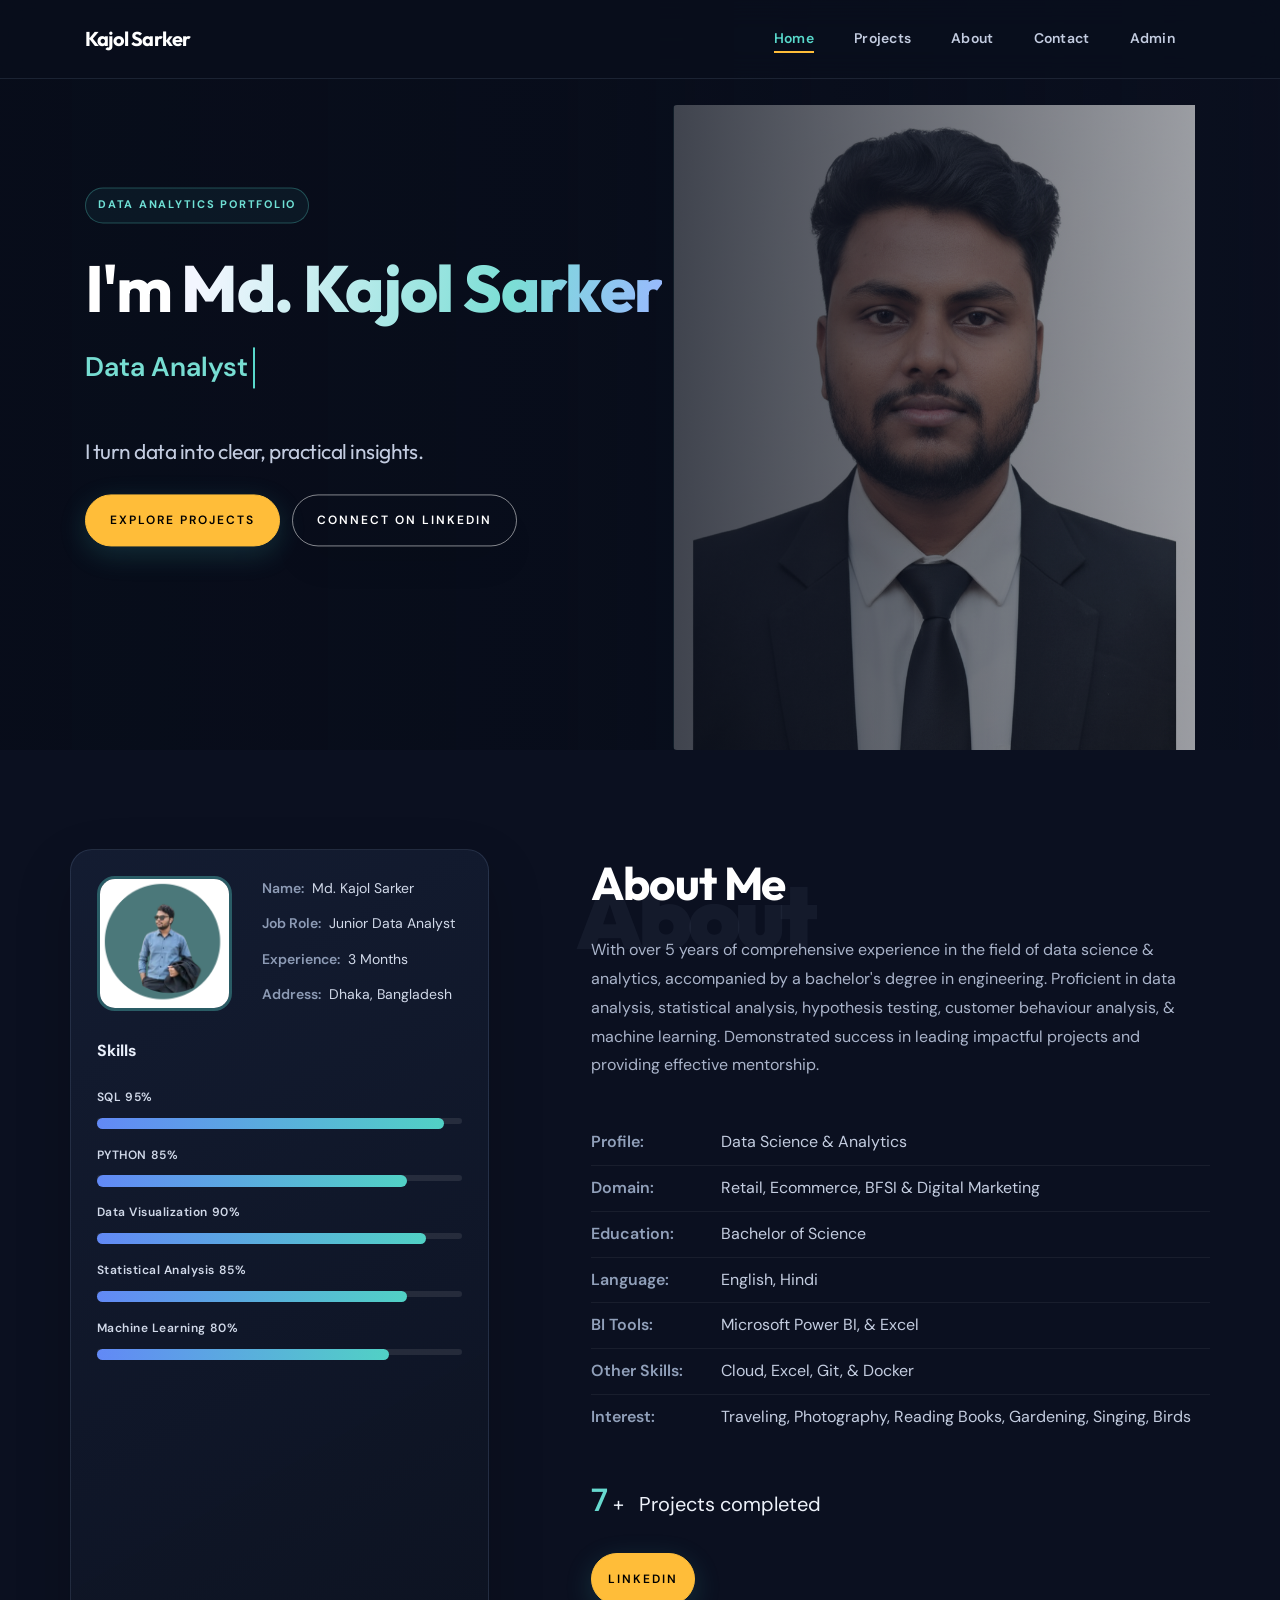
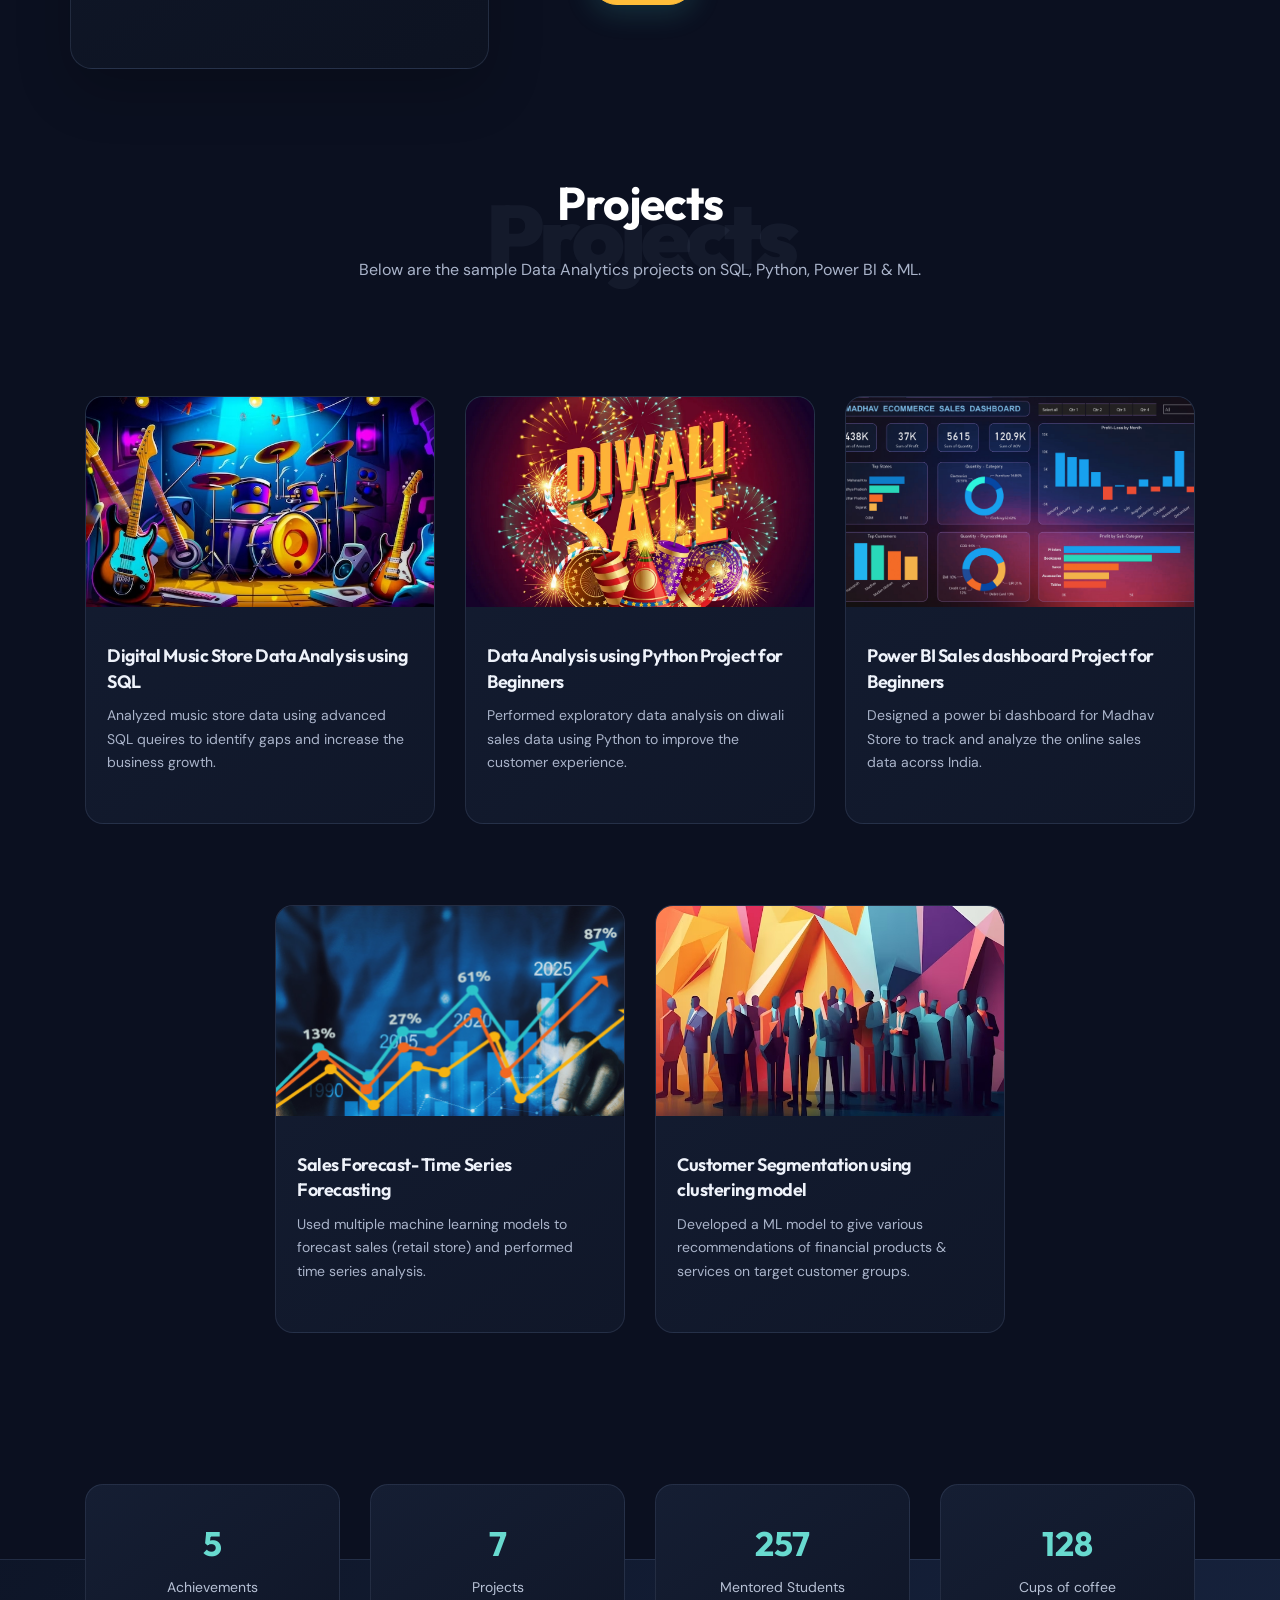
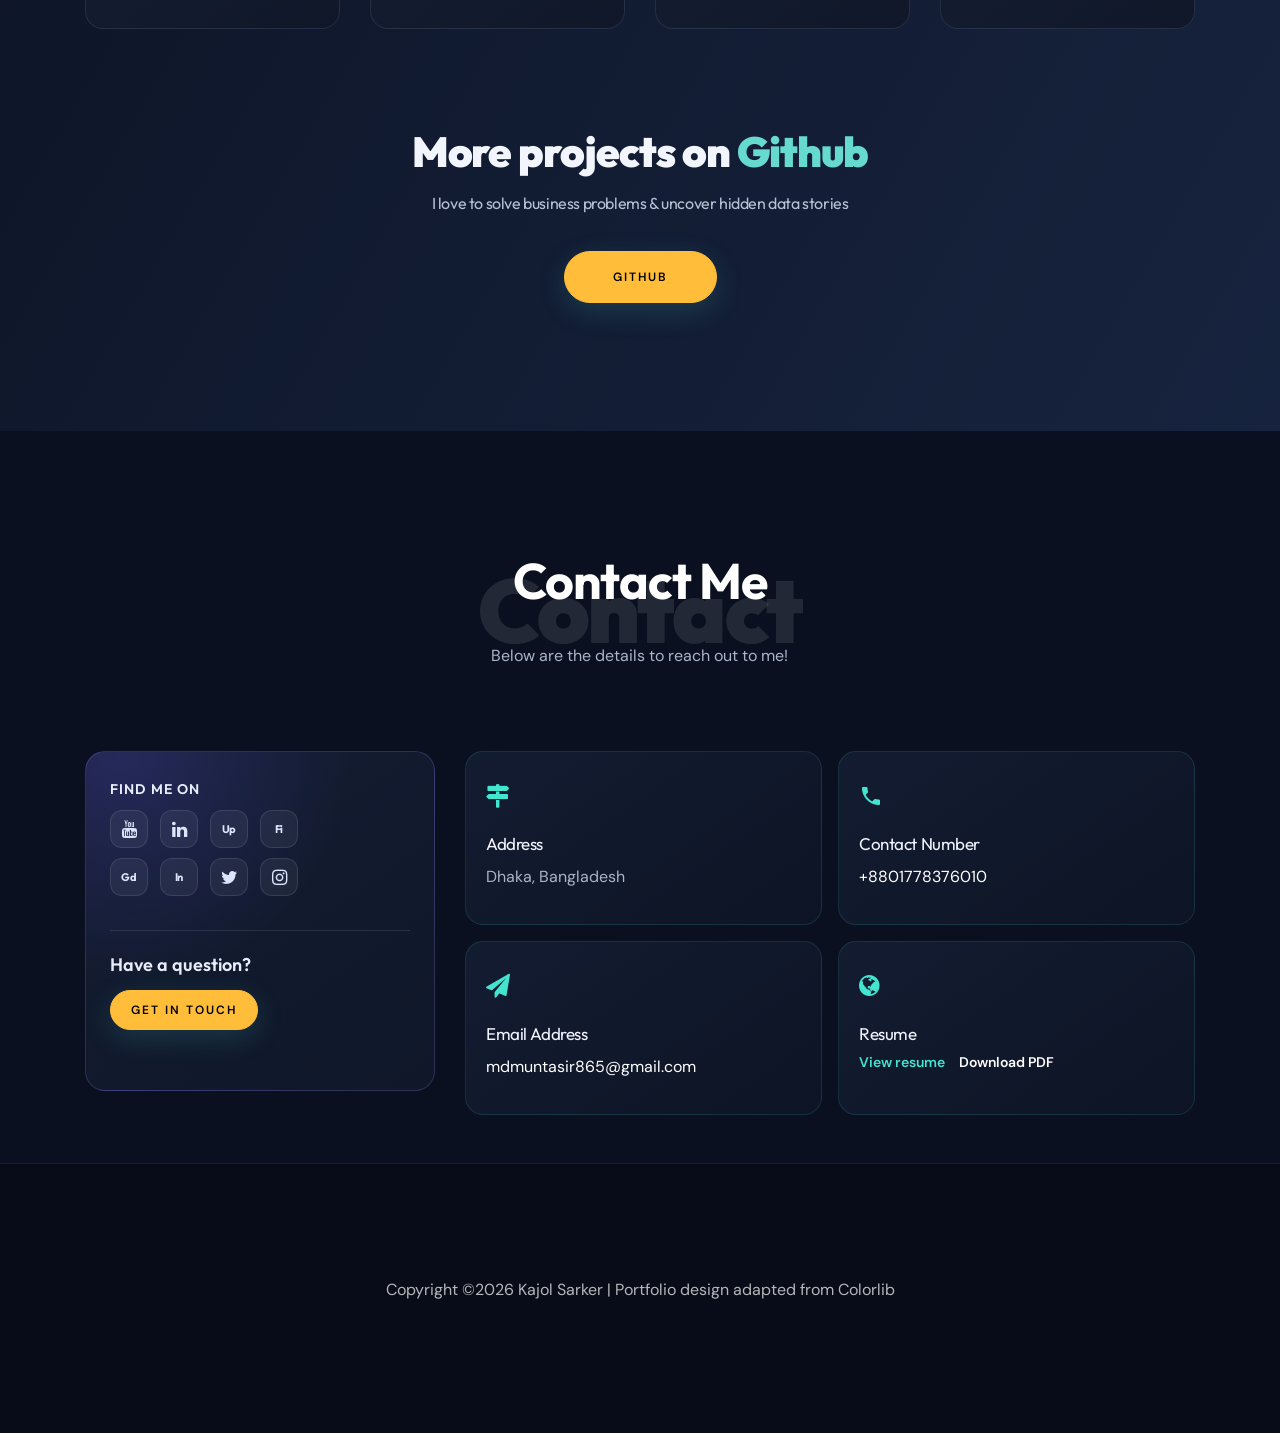
<file: index.html>
﻿<!DOCTYPE html>
<html lang="en">
  <head>
    <title>Kajol Sarker | Data Analyst Portfolio</title>
    <meta charset="utf-8">
    <meta name="viewport" content="width=device-width, initial-scale=1, shrink-to-fit=no">
    <meta name="description" content="Explore Kajol Sarker's data analytics portfolio, skills, and projects in SQL, Python, and Power BI.">
    
    <link href="https://fonts.googleapis.com/css2?family=DM+Sans:wght@400;500;600;700&family=Outfit:wght@400;500;600;700;800&display=swap" rel="stylesheet">

    <link rel="stylesheet" href="css/open-iconic-bootstrap.min.css">
    <link rel="stylesheet" href="css/animate.css">
    
    <link rel="stylesheet" href="css/owl.carousel.min.css">
    <link rel="stylesheet" href="css/owl.theme.default.min.css">
    <link rel="stylesheet" href="css/magnific-popup.css">

    <link rel="stylesheet" href="css/aos.css">

    <link rel="stylesheet" href="css/ionicons.min.css">
    
    <link rel="stylesheet" href="css/flaticon.css">
    <link rel="stylesheet" href="css/icomoon.css">
    <link rel="stylesheet" href="css/style.css">
<style>

/*======================================
//--//-->   ABOUT
======================================*/

.about-mf .box-shadow-full {
  padding-top: 4rem;
  padding-bottom: 4rem;
}

.about-mf .about-img {
  margin-bottom: 2rem;
}

.about-mf .about-img img {
  margin-left: 10px;
}


.skill-mf .progress {
  /* background-color: #cde1f8; */
  margin: .5rem 0 1.2rem 0;
  border-radius: 0;
  height: .7rem;
}

.skill-mf .progress .progress-bar {
  height: .7rem;
  background-color: #ffbd39;
}


/* Animation styles */
#typing-animation {
  position: relative;
  font-size: 30px;
  font-weight: bold;
  color: rgb(255, 255, 255);
  overflow: hidden;
  white-space: nowrap;
  animation: typing 3s steps(20, end) infinite;
}

#typing-animation:before {
  content: "";
  /* position: absolute; */
  top: 0;
  left: 0;
  width: 0;
  height: 100%;
  background-color: #ccc;
  animation: typing-cursor 0.5s ease-in-out infinite;
}

@keyframes typing {
  from {
    width: 0;
  }
  to {
    width: 100%;
  }
}

@keyframes typing-cursor {
  from {
    width: 5px;
  }
  to {
    width: 0;
  }
}


/* project image zoom effect */

.zoom-effect {
  overflow: hidden;
  transition: transform 0.3s ease-out;
}

.zoom-effect:hover {
  transform: scale(1.1);
}


</style>

<script>
  try {
    document.documentElement.dataset.theme = localStorage.getItem('portfolio-theme') || 'dark';
  } catch (error) {
    document.documentElement.dataset.theme = 'dark';
  }
</script>


  </head>
  <body data-spy="scroll" data-target=".site-navbar-target" data-offset="300">
	  
	  
    <nav class="navbar navbar-expand-lg navbar-dark ftco_navbar ftco-navbar-light site-navbar-target" id="ftco-navbar">
	    <div class="container">
	      <a class="navbar-brand" href="index.html">Kajol Sarker</a>
	      <button class="navbar-toggler js-fh5co-nav-toggle fh5co-nav-toggle" type="button" data-toggle="collapse" data-target="#ftco-nav" aria-controls="ftco-nav" aria-expanded="false" aria-label="Toggle navigation">
	        <span class="oi oi-menu"></span> Menu
	      </button>

	      <div class="collapse navbar-collapse" id="ftco-nav">
	        <ul class="navbar-nav nav ml-auto">
	          <li class="nav-item"><a href="#home-section" class="nav-link"><span>Home</span></a></li>
	          <li class="nav-item"><a href="#project-section" class="nav-link"><span>Projects</span></a></li>
	          <li class="nav-item"><a href="#about-section" class="nav-link"><span>About</span></a></li>
	          <li class="nav-item"><a href="#contact-section" class="nav-link"><span>Contact</span></a></li>
	          <li class="nav-item"><a href="admin.html" class="nav-link"><span>Admin</span></a></li>
	        </ul>
	      </div>
	    </div>
	  </nav>
	  <section id="home-section" class="hero">
		  <div class="home-slider  owl-carousel">
	       <div class="slider-item ">
	      	<div class="overlay"></div>
	         <div class="container">
	          <div class="row d-md-flex no-gutters slider-text align-items-end justify-content-end" data-scrollax-parent="true">
	          	<div class="one-third js-fullheight order-md-last img" style="background-image:url(images/bg_1.png);">
	          	 <div class="overlay"></div>
	          	</div>
		          <div class="one-forth d-flex  align-items-center ftco-animate" data-scrollax=" properties: { translateY: '70%' }">
		          	<div class="text">
                    <span class="subheading">Data analytics portfolio</span>
			            <h1 class="mb-4 mt-3">I'm <span>Md. Kajol Sarker</span></h1>

						<!-- Element to contain animated typing -->
						<span id="typing-animation"></span>

						<script>

						// Initialize the typing animation
						const typingAnimationElement = document.getElementById('typing-animation');

						// Create an array of typing text
						const typingTexts = [
						'Data Analyst  ',
						'Python Developer  ',
						'Data Enthusiast  ',
						'Data Engineer  ',
						];

						// Create a function to display the typing animation for a given text
						function playTypingAnimation(text) {
						// Loop through each character and add it to the element
						for (let i = 0; i < text.length; i++) {
							setTimeout(() => {
							typingAnimationElement.textContent += text[i];
							}, i * 200); // Increase the delay to slow down the typing animation
						}

						// Once the animation is complete, reset the text and start over
						setTimeout(() => {
							typingAnimationElement.textContent = '';
							playTypingAnimation(typingTexts[(typingTexts.indexOf(text) + 1) % typingTexts.length]);
						}, text.length * 200);
						}

						// Start the typing animation loop
						playTypingAnimation(typingTexts[0]);

						</script>

						<br>
						<br>
			            <h2>I turn data into clear, practical insights.</h2>
						<!-- <h2 class="d-flex" style="margin-bottom: 0">With over 5 years of experience</h2> -->
						<!-- <br> -->
			            <p class="hero-actions"><a href="#project-section" class="btn btn-primary py-3 px-4">Explore projects</a>
						   <a href="https://www.linkedin.com/in/kajol-sarker/" class="btn btn-white btn-outline-white py-3 px-4">Connect on LinkedIn</a></p>
		            </div>
		          </div>
	        	</div>
	        </div>
	      </div>
		</div>
    </section>



    <section class="ftco-about img ftco-section ftco-no-pb" id="about-section">
    	<div class="container">
			<div class="row">
				<div class="row d-flex align-items-stretch">
				<!-- <div class="row d-flex"> -->
					<div class="col-md-6 col-lg-5 d-flex">
						<div class="img-about img d-flex align-items-stretch">
							<div class="overlay">
								<div class="row">
									<div class="col-sm-6 col-md-5">
									  <div class="about-img">
										<img src="images/about-me.png" class="img-fluid rounded b-shadow-a" alt="Portrait of Md. Kajol Sarker">
									  </div>
									</div>
									<!-- Details next to profile image -->
									<div class="col-sm-6 col-md-7">
									  <div class="about-info">
										<p><span class="title-s">Name: </span> <span>Md. Kajol Sarker</span></p>
										<p><span class="title-s">Job Role: </span> <span>Junior Data Analyst</span></p>
										<p><span class="title-s">Experience: </span> <span>3 Months</span></p>
										<p><span class="title-s">Address: </span> <span>Dhaka, Bangladesh</span></p>
									  </div>
									</div>
								  </div>

								<div class="skill-mf">
									<p class="title-s">Skills</p>
									<span>SQL</span> <span class="pull-right">95%</span>
									<div class="progress">
										<div class="progress-bar" role="progressbar" style="width: 95%;" aria-valuenow="95" aria-valuemin="0"
											aria-valuemax="100"></div>
									</div>
									
									<span>PYTHON</span> <span class="pull-right">85%</span>
									<div class="progress">
										<div class="progress-bar" role="progressbar" style="width: 85%" aria-valuenow="85" aria-valuemin="0"
											aria-valuemax="100"></div>
									</div>
									
									<span>Data Visualization</span> <span class="pull-right">90%</span>
									<div class="progress">
										<div class="progress-bar" role="progressbar" style="width: 90%" aria-valuenow="90" aria-valuemin="0"
											aria-valuemax="100"></div>
									</div>
									
									<span>Statistical Analysis</span> <span class="pull-right">85%</span>
									<div class="progress">
										<div class="progress-bar" role="progressbar" style="width: 85%" aria-valuenow="85" aria-valuemin="0"
											aria-valuemax="100"></div>
									</div>
									
									<span>Machine Learning</span> <span class="pull-right">80%</span>
									<div class="progress">
										<div class="progress-bar" role="progressbar" style="width: 80%" aria-valuenow="80" aria-valuemin="0"
											aria-valuemax="100"></div>
									</div>
								</div>
							</div>
						</div>
					</div>
					
					<div class="col-md-6 col-lg-7 pl-lg-5 pb-5">
						<div class="row justify-content-start pb-3">
							<div class="col-md-12 heading-section ftco-animate">
								
								<h1 class="big">About</h1>
								<h2 class="mb-4">About Me</h2>
								
								<p>With over 5 years of comprehensive experience in the field of data science & analytics, accompanied by a bachelor's degree in engineering. 
									Proficient in data analysis, statistical analysis, hypothesis testing, customer behaviour analysis, &amp; machine learning. 
									Demonstrated success in leading impactful projects and providing effective mentorship.</p>
								<ul class="about-info mt-4 px-md-0 px-2">
									<li class="d-flex"><span>Profile:</span> <span>Data Science &amp; Analytics</span></li>
									<li class="d-flex"><span>Domain:</span> <span>Retail, Ecommerce, BFSI &amp; Digital Marketing</span></li>
									<li class="d-flex"><span>Education:</span> <span>Bachelor of Science</span></li>
									<li class="d-flex"><span>Language:</span> <span>English, Hindi</span></li>
									<li class="d-flex"><span>BI Tools:</span> <span>Microsoft Power BI, &amp; Excel </span></li>
									<li class="d-flex"><span>Other Skills:</span> <span>Cloud, Excel, Git, &amp; Docker</span></li>
									<li class="d-flex"><span>Interest:</span> <span>Traveling, Photography, Reading Books, Gardening, Singing, Birds</span></li>
									
								</ul>
							</div>
						</div>


						<div class="counter-wrap ftco-animate d-flex mt-md-3">
							<div class="text">
								<p class="mb-4">
									<span class="number" data-number="30">0</span> <span>+</span>
									<span>&nbsp; Projects completed</span>
								</p>
								<p><a href="https://www.linkedin.com/in/kajol-sarker/" class="btn btn-primary py-3 px-3">LinkedIn</a></p>
							</div>
						</div>
					</div>
				</div>
			</div>
		</div>
    </section>
<section class="ftco-section" id="project-section">
      <div class="container">
        <div class="row justify-content-center mb-5 pb-5">
          <div class="col-md-7 heading-section text-center ftco-animate">
            <h1 class="big big-2">Projects</h1>
            <h2 class="mb-4">Projects</h2>
            <p>Below are the sample Data Analytics projects on SQL, Python, Power BI & ML.</p>
          </div>
        </div>
        <div class="row d-flex">
          <div class="col-md-4 d-flex ftco-animate">
          	<div class="blog-entry justify-content-end">
              <a href="https://github.com/rishabhnmishra/SQL_Music_Store_Analysis/blob/main/Music_Store_Query.sql" class="block-20 zoom-effect" style="background-image: url('images/proj_1.jpg');">
              </a>
              <div class="text mt-3 float-right d-block">

                <h3 class="heading"><a href="https://github.com/rishabhnmishra/SQL_Music_Store_Analysis/blob/main/Music_Store_Query.sql">Digital Music Store Data Analysis using SQL</a></h3>
                <p>Analyzed music store data using advanced SQL queires to identify gaps and increase the business growth.</p>
              </div>
            </div>
          </div>
          <div class="col-md-4 d-flex ftco-animate">
          	<div class="blog-entry justify-content-end">
              <a href="https://github.com/rishabhnmishra/Python_Diwali_Sales_Analysis/blob/main/Diwali_Sales_Analysis.ipynb" class="block-20 zoom-effect" style="background-image: url('images/proj_2.jpg');">
              </a>
              <div class="text mt-3 float-right d-block">

                <h3 class="heading"><a href="https://github.com/rishabhnmishra/Python_Diwali_Sales_Analysis/blob/main/Diwali_Sales_Analysis.ipynb">Data Analysis using Python Project for Beginners</a></h3>
                <p>Performed exploratory data analysis on diwali sales data using Python to improve the customer experience.</p>
              </div>
            </div>
          </div>
          <div class="col-md-4 d-flex ftco-animate">
          	<div class="blog-entry">
              <a href="https://github.com/rishabhnmishra/Madhav_Store_Analysis_PowerBI/blob/main/Madhav%20Store%20dashboard.jpg" class="block-20 zoom-effect" style="background-image: url('images/proj_3.jpg');">
              </a>
              <div class="text mt-3 float-right d-block">

                <h3 class="heading"><a href="https://github.com/rishabhnmishra/Madhav_Store_Analysis_PowerBI/blob/main/Madhav%20Store%20dashboard.jpg">Power BI Sales dashboard Project for Beginners</a></h3>
                <p>Designed a power bi dashboard for Madhav Store to track and analyze the online sales data acorss India.</p>
              </div>
            </div>
          </div>
        </div>
	<br>
		<!-- added justify-content-center to center align the last two projects -->
		<div class="row d-flex justify-content-center">  
			<div class="col-md-4 d-flex ftco-animate">
				<div class="blog-entry justify-content-end">
				<a href="https://github.com/rishabhnmishra/sales_forecasting/tree/main" class="block-20 zoom-effect" style="background-image: url('images/proj_4.jpg');">
				</a>
				<div class="text mt-3 float-right d-block">
  
				  <h3 class="heading"><a href="https://github.com/rishabhnmishra/sales_forecasting/tree/main">Sales Forecast- Time Series Forecasting</a></h3>
				  <p>Used multiple machine learning models to forecast sales (retail store) and performed time series analysis.</p>
				</div>
			  </div>
			</div>
			<div class="col-md-4 d-flex ftco-animate">
				<div class="blog-entry justify-content-end">
				<a href="https://github.com/rishabhnmishra/customer_segmentation/blob/main/Customer_Segmentation-final.ipynb" class="block-20 zoom-effect" style="background-image: url('images/proj_5.jpg');">
				</a>
				<div class="text mt-3 float-right d-block">
  
				  <h3 class="heading"><a href="https://github.com/rishabhnmishra/customer_segmentation/blob/main/Customer_Segmentation-final.ipynb">Customer Segmentation using clustering model</a></h3>
				  <p>Developed a ML model to give various recommendations of financial products &amp; services on target customer groups.</p>
				</div>
			  </div>
			</div>
		 </div>
	  </div>
    </section>

	<section class="ftco-section ftco-no-pt ftco-no-pb ftco-counter img" id="section-counter">
      <div class="container">
		<div class="row d-md-flex align-items-center">
          <div class="col-md d-flex justify-content-center counter-wrap ftco-animate">
            <div class="block-18">
              <div class="text">
                <strong class="number" data-number="20">0</strong>
                <span>Achievements</span>
              </div>
            </div>
          </div>
          <div class="col-md d-flex justify-content-center counter-wrap ftco-animate">
            <div class="block-18">
              <div class="text">
                <strong class="number" data-number="30">0</strong>
                <span>Projects</span>
              </div>
            </div>
          </div>
          <div class="col-md d-flex justify-content-center counter-wrap ftco-animate">
            <div class="block-18">
              <div class="text">
                <strong class="number" data-number="1000">0</strong>
                <span>Mentored Students</span>
              </div>
            </div>
          </div>
          <div class="col-md d-flex justify-content-center counter-wrap ftco-animate">
            <div class="block-18">
              <div class="text">
                <strong class="number" data-number="500">0</strong>
                <span>Cups of coffee</span>
              </div>
            </div>
          </div>
        </div>
      </div>
	
	  <div class="ftco-section ftco-hireme img margin-top" style="background-image: url(images/bg_1.jpg)">
			<!-- <div class="container"> -->
				<div class="row justify-content-center">
					<div class="col-md-7 ftco-animate text-center">
						<h2>More projects on<span> Github  </span> </h2>
						<div class="heading"> <h4> I love to solve business problems &amp; uncover hidden data stories </h4>
						<br>
						<p><a href="https://github.com/kajol-sarker" class="btn btn-primary py-3 px-5">GitHub</a></p>
						</div>
					</div>
				</div>
			<!-- </div> -->
		</div>
	</section>


    <section class="ftco-section contact-section ftco-no-pb" id="contact-section">
      <div class="container">
      	<div class="row justify-content-center mb-5 pb-3">
          <div class="col-md-7 heading-section text-center ftco-animate">
            <h1 class="big big-2">Contact</h1>
            <h2 class="mb-4">Contact Me</h2>
            <p>Below are the details to reach out to me!</p>
          </div>
        </div>

        <div class="row contact-layout mb-5">
          <aside class="col-md-4 ftco-animate contact-social-panel">
            <div class="contact-panel-inner">
              <p class="social-heading">Find me on</p>
              <ul class="ftco-footer-social list-unstyled mb-0" aria-label="Social and professional profiles">
                <li><a href="https://www.youtube.com/@" aria-label="YouTube" title="YouTube"><span class="icon-youtube"></span></a></li>
                <li><a href="https://www.linkedin.com/in/kajol-sarker/" aria-label="LinkedIn" title="LinkedIn"><span class="icon-linkedin"></span></a></li>
                <li><a href="https://www.upwork.com/freelancers/~01225998595caa4ace" aria-label="Upwork" title="Upwork"><span class="social-initials">Up</span></a></li>
                <li><a href="https://www.fiverr.com/kajolsarker489/buying?source=avatar_menu_profile" aria-label="Fiverr" title="Fiverr"><span class="social-initials">Fi</span></a></li>
                <li><a href="https://www.glassdoor.com/member/profile" aria-label="Glassdoor" title="Glassdoor"><span class="social-initials">Gd</span></a></li>
                <li><a href="https://profile.indeed.com/?hl=en_US&amp;co=US&amp;from=gnav-homepage" aria-label="Indeed" title="Indeed"><span class="social-initials">In</span></a></li>
                <li><a href="https://twitter.com/" aria-label="X / Twitter" title="X / Twitter"><span class="icon-twitter"></span></a></li>
                <li><a href="https://www.instagram.com/qalbi.kaju?igsh=MXd2dWJ2d3l4a3E5dA==" aria-label="Instagram" title="Instagram"><span class="icon-instagram"></span></a></li>
              </ul>
              <div class="contact-question">
                <p>Have a question?</p>
                <a href="https://forms.gle/uLaTShUKXraAvHJ77" class="btn btn-primary">Get in touch</a>
              </div>
            </div>
          </aside>
          <div class="col-md-8 contact-info contact-details-grid">
            <div class="contact-detail-card ftco-animate">
              <div class="icon"><span class="icon-map-signs"></span></div>
              <h3>Address</h3><p>Dhaka, Bangladesh</p>
            </div>
            <div class="contact-detail-card ftco-animate">
              <div class="icon"><span class="icon-phone2"></span></div>
              <h3>Contact Number</h3><p><a href="tel:+8801778376010">+8801778376010</a></p>
            </div>
            <div class="contact-detail-card ftco-animate">
              <div class="icon"><span class="icon-paper-plane"></span></div>
              <h3>Email Address</h3><p><a href="mailto:mdmuntasir865@gmail.com">mdmuntasir865@gmail.com</a></p>
            </div>
            <div class="contact-detail-card ftco-animate">
              <div class="icon"><span class="icon-globe"></span></div>
              <h3>Resume</h3>
              <p class="resume-actions"><button class="resume-link" id="open-resume" type="button">View resume</button><a href="resume.pdf" download="Kajol-Sarker-Resume.pdf">Download PDF</a></p>
            </div>
          </div>
        </div>
        <dialog class="resume-dialog" id="resume-dialog" aria-labelledby="resume-dialog-title">
          <div class="resume-dialog-header">
            <h2 id="resume-dialog-title">Md. Kajol Sarker — Resume</h2>
            <button id="close-resume" type="button" aria-label="Close resume">&times;</button>
          </div>
          <iframe src="resume.pdf" title="Md. Kajol Sarker resume"></iframe>
          <div class="resume-dialog-actions"><a href="resume.pdf" target="_blank" rel="noopener">Open in new tab</a><a href="resume.pdf" download="Kajol-Sarker-Resume.pdf">Download PDF</a></div>
        </dialog>
      </div>
 </section>


 
	
    <footer class="ftco-footer ftco-section">
		<div class="container">
		  <div class="row">
			<div class="col-md-12 text-center">
  
			  <p><!-- Link back to Colorlib can't be removed. Template is licensed under CC BY 3.0. -->
	Copyright &copy;<script>document.write(new Date().getFullYear());</script> Kajol Sarker | Portfolio design adapted from <a href="https://colorlib.com" target="_blank" rel="noopener">Colorlib</a>
	<!-- Link back to Colorlib can't be removed. Template is licensed under CC BY 3.0. --></p>
			</div>
		  </div>
		</div>
	  </footer>


  <!-- loader -->
  <div id="ftco-loader" class="show fullscreen"><svg class="circular" width="48px" height="48px"><circle class="path-bg" cx="24" cy="24" r="22" fill="none" stroke-width="4" stroke="#eeeeee"/><circle class="path" cx="24" cy="24" r="22" fill="none" stroke-width="4" stroke-miterlimit="10" stroke="#F96D00"/></svg></div>


  <script src="js/jquery.min.js"></script>
  <script src="js/jquery-migrate-3.0.1.min.js"></script>
  <script src="js/popper.min.js"></script>
  <script src="js/bootstrap.min.js"></script>
  <script src="js/jquery.easing.1.3.js"></script>
  <script src="js/jquery.waypoints.min.js"></script>
  <script src="js/jquery.stellar.min.js"></script>
  <script src="js/owl.carousel.min.js"></script>
  <script src="js/jquery.magnific-popup.min.js"></script>
  <script src="js/aos.js"></script>
  <script src="js/jquery.animateNumber.min.js"></script>
  <script src="js/scrollax.min.js"></script>
  
  <script src="js/main.js"></script>
  <script>
    (function () {
      var dialog = document.getElementById('resume-dialog');
      var openButton = document.getElementById('open-resume');
      var closeButton = document.getElementById('close-resume');
      if (!dialog || !openButton || !closeButton) return;
      openButton.addEventListener('click', function () {
        if (typeof dialog.showModal === 'function') dialog.showModal();
        else window.open('resume.pdf', '_blank', 'noopener');
      });
      closeButton.addEventListener('click', function () { dialog.close(); });
      dialog.addEventListener('click', function (event) {
        if (event.target === dialog) dialog.close();
      });
    })();
  </script>
    
  </body>
</html>
</file>
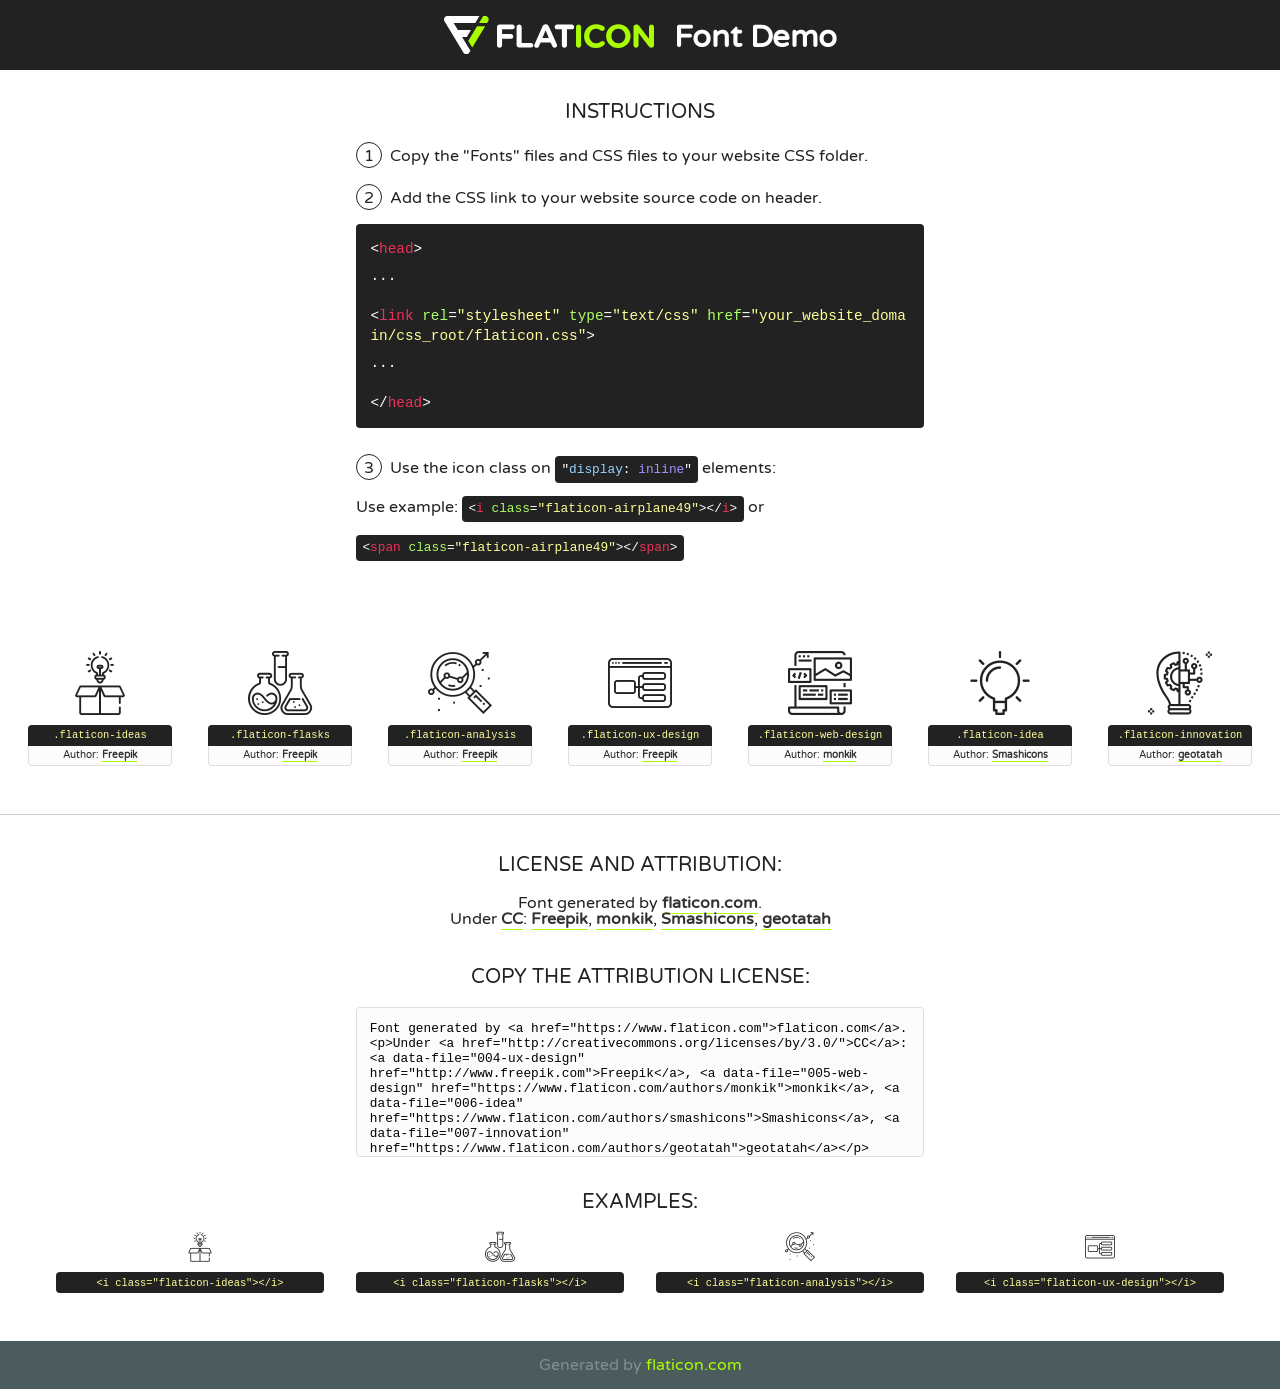
<file: fonts/flaticon/font/flaticon.html>
<!DOCTYPE html>
<!--
  Flaticon icon font: Flaticon
  Creation date: 20/03/2019 02:18
-->
<html>
<!DOCTYPE html>
<html>

<head>
    <title>Flaticon WebFont</title>
    <link href="http://fonts.googleapis.com/css?family=Varela+Round" rel="stylesheet" type="text/css" />
    <link rel="stylesheet" type="text/css" href="flaticon.css">
    <meta charset="UTF-8">
    <style>
    html, body, div, span, applet, object, iframe,
    h1, h2, h3, h4, h5, h6, p, blockquote, pre,
    a, abbr, acronym, address, big, cite, code,
    del, dfn, em, img, ins, kbd, q, s, samp,
    small, strike, strong, sub, sup, tt, var,
    b, u, i, center,
    dl, dt, dd, ol, ul, li,
    fieldset, form, label, legend,
    table, caption, tbody, tfoot, thead, tr, th, td,
    article, aside, canvas, details, embed, 
    figure, figcaption, footer, header, hgroup, 
    menu, nav, output, ruby, section, summary,
    time, mark, audio, video {
        margin: 0;
        padding: 0;
        border: 0;
        font-size: 100%;
        font: inherit;
        vertical-align: baseline;
    }
    /* HTML5 display-role reset for older browsers */
    article, aside, details, figcaption, figure, 
    footer, header, hgroup, menu, nav, section {
        display: block;
    }
    body {
        line-height: 1;
    }
    ol, ul {
        list-style: none;
    }
    blockquote, q {
        quotes: none;
    }
    blockquote:before, blockquote:after,
    q:before, q:after {
        content: '';
        content: none;
    }
    table {
        border-collapse: collapse;
        border-spacing: 0;
    }
    body {
        font-family: 'Varela Round', Helvetica, Arial, sans-serif;
        font-size: 16px;
        color: #222;
    }
    a {
        color: #333;
        border-bottom: 1px solid #a9fd00;
        font-weight: bold;
        text-decoration: none;
    }
    * {
        -moz-box-sizing: border-box;
        -webkit-box-sizing: border-box;
        box-sizing: border-box;
        margin: 0;
        padding: 0;
    }
    [class^="flaticon-"]:before, [class*=" flaticon-"]:before, [class^="flaticon-"]:after, [class*=" flaticon-"]:after {
        font-family: Flaticon;
        font-size: 30px;
        font-style: normal;
        margin-left: 20px;
        color: #333;
    }
    .wrapper {
        max-width: 600px;
        margin: auto;
        padding: 0 1em;
    }
    .title {
        font-size: 1.25em;
        text-align: center;
        margin-bottom: 1em;
        text-transform: uppercase;
    }
    header {
        text-align: center;
        background-color: #222;
        color: #fff;
        padding: 1em;
    }
    header .logo {
        width: 210px;
        height: 38px;
        display: inline-block;
        vertical-align: middle;
        margin-right: 1em;
        border: none;
    }
    header strong {
        font-size: 1.95em;
        font-weight: bold;
        vertical-align: middle;
        margin-top: 5px;
        display: inline-block;
    }
    .demo {
        margin: 2em auto;
        line-height: 1.25em;
    }
    .demo ul li {
        margin-bottom: 1em;
    }
    .demo ul li .num {
        color: #222;
        border-radius: 20px;
        display: inline-block;
        width: 26px;
        padding: 3px;
        height: 26px;
        text-align: center;
        margin-right: 0.5em;
        border: 1px solid #222;
    }
    .demo ul li code {
        background-color: #222;
        border-radius: 4px;
        padding: 0.25em 0.5em;
        display: inline-block;
        color: #fff;
        font-family: Consolas,Monaco,Lucida Console,Liberation Mono,DejaVu Sans Mono,Bitstream Vera Sans Mono,Courier New, monospace;
        font-weight: lighter;
        margin-top: 1em;
        font-size: 0.8em;
        word-break: break-all;
    }
    .demo ul li code.big {
        padding: 1em;
        font-size: 0.9em;
    }
    .demo ul li code .red {
        color: #EF3159;
    }
    .demo ul li code .green {
        color: #ACFF65;
    }
    .demo ul li code .yellow {
        color: #FFFF99;
    }
    .demo ul li code .blue {
        color: #99D3FF;
    }
    .demo ul li code .purple {
        color: #A295FF;
    }
    .demo ul li code .dots {
        margin-top: 0.5em;
        display: block;
    }
    #glyphs {
        border-bottom: 1px solid #ccc;
        padding: 2em 0;
        text-align: center;
    }
    .glyph {
        display: inline-block;
        width: 9em;
        margin: 1em;
        text-align: center;
        vertical-align: top;
        background: #FFF;
    }
    .glyph .glyph-icon {
        padding: 10px;
        display: block;
        font-family:"Flaticon";
        font-size: 64px;
        line-height: 1;
    }
    .glyph .glyph-icon:before {
        font-size: 64px;
        color: #222;
        margin-left: 0;
    }
    .class-name {
        font-size: 0.65em;
        background-color: #222;
        color: #fff;
        border-radius: 4px 4px 0 0;
        padding: 0.5em;
        color: #FFFF99;
        font-family: Consolas,Monaco,Lucida Console,Liberation Mono,DejaVu Sans Mono,Bitstream Vera Sans Mono,Courier New, monospace;
    }
    .author-name {
        font-size: 0.6em;
        background-color: #fcfcfd;
        border: 1px solid #DEDEE4;
        border-top: 0;
        border-radius: 0 0 4px 4px;
        padding: 0.5em;
    }
    .class-name:last-child {
        font-size: 10px;
        color:#888;
    }
    .class-name:last-child a {
        font-size: 10px;
        color:#555;
    }
    .class-name:last-child a:hover {
        color:#a9fd00;
    }
    .glyph > input {
        display: block;
        width: 100px;
        margin: 5px auto;
        text-align: center;
        font-size: 12px;
        cursor: text;
    }
    .glyph > input.icon-input {
        font-family:"Flaticon";
        font-size: 16px;
        margin-bottom: 10px;
    }
    .attribution .title {
        margin-top: 2em;
    }
    .attribution textarea {
        background-color: #fcfcfd;
        padding: 1em;
        border: none;
        box-shadow: none;
        border: 1px solid #DEDEE4;
        border-radius: 4px;
        resize: none;
        width: 100%;
        height: 150px;
        font-size: 0.8em;
        font-family: Consolas,Monaco,Lucida Console,Liberation Mono,DejaVu Sans Mono,Bitstream Vera Sans Mono,Courier New, monospace;
        -webkit-appearance: none;
    }
    .iconsuse {
        margin: 2em auto;
        text-align: center;
        max-width: 1200px;
    }
    .iconsuse:after {
        content: '';
        display: table;
        clear: both;
    }
    .iconsuse .image {
        float: left;
        width: 25%;
        padding: 0 1em;
    }
    .iconsuse .image p {
        margin-bottom: 1em;
    }
    .iconsuse .image span {
        display: block;
        font-size: 0.65em;
        background-color: #222;
        color: #fff;
        border-radius: 4px;
        padding: 0.5em;
        color: #FFFF99;
        margin-top: 1em;
        font-family: Consolas,Monaco,Lucida Console,Liberation Mono,DejaVu Sans Mono,Bitstream Vera Sans Mono,Courier New, monospace;
    }
    #footer {
        text-align: center;
        background-color: #4C5B5C;
        color: #7c9192;
        padding: 1em;
    }
    #footer a {
        border: none;
        color: #a9fd00;
        font-weight: normal;
    }
    @media (max-width: 960px) {
        .iconsuse .image {
            width: 50%;
        }
    }
    @media (max-width: 560px) {
        .iconsuse .image {
            width: 100%;
        }
    }
    </style>
</head>

<body class="characters-off">

    <header>
        <a href="https://www.flaticon.com" target="_blank" class="logo">
            <svg version="1.1" xmlns="http://www.w3.org/2000/svg" xmlns:xlink="http://www.w3.org/1999/xlink" xmlns:a="http://ns.adobe.com/AdobeSVGViewerExtensions/3.0/" viewBox="0 0 560.875 102.036" enable-background="new 0 0 560.875 102.036" xml:space="preserve">
                <defs>
                </defs>
                <g>
                    <g class="letters">
                        <path fill="#ffffff" d="M141.596,29.675c0-3.777,2.985-6.767,6.764-6.767h34.438c3.426,0,6.15,2.728,6.15,6.15
                        c0,3.43-2.724,6.149-6.15,6.149h-27.674v13.091h23.719c3.429,0,6.151,2.724,6.151,6.15c0,3.43-2.723,6.149-6.151,6.149h-23.719
                        v17.574c0,3.773-2.986,6.761-6.764,6.761c-3.779,0-6.764-2.989-6.764-6.761V29.675z"></path>
                        <path fill="#ffffff" d="M193.844,29.149c0-3.781,2.985-6.767,6.764-6.767c3.776,0,6.763,2.985,6.763,6.767v42.957h25.039
                        c3.426,0,6.149,2.726,6.149,6.153c0,3.425-2.723,6.15-6.149,6.15h-31.802c-3.779,0-6.764-2.986-6.764-6.768V29.149z"></path>
                        <path fill="#ffffff" d="M241.891,75.71l21.438-48.407c1.492-3.341,4.215-5.357,7.906-5.357h0.792
                        c3.686,0,6.323,2.017,7.815,5.357l21.439,48.407c0.436,0.967,0.701,1.845,0.701,2.723c0,3.602-2.809,6.501-6.414,6.501
                        c-3.161,0-5.269-1.845-6.499-4.655l-4.132-9.661h-27.059l-4.301,10.102c-1.144,2.631-3.426,4.214-6.237,4.214
                        c-3.517,0-6.24-2.81-6.24-6.325C241.1,77.64,241.451,76.677,241.891,75.71z M279.932,58.666l-8.521-20.297l-8.526,20.297H279.932
                        z"></path>
                        <path fill="#ffffff" d="M314.864,35.387H301.86c-3.429,0-6.239-2.813-6.239-6.238c0-3.429,2.811-6.24,6.239-6.24h39.533
                        c3.426,0,6.237,2.811,6.237,6.24c0,3.425-2.811,6.238-6.237,6.238h-13.001v42.785c0,3.773-2.99,6.761-6.764,6.761
                        c-3.779,0-6.764-2.989-6.764-6.761V35.387z"></path>
                        <path fill="#A9FD00" d="M352.615,29.149c0-3.781,2.985-6.767,6.767-6.767c3.774,0,6.761,2.985,6.761,6.767v49.024
                        c0,3.773-2.987,6.761-6.761,6.761c-3.781,0-6.767-2.989-6.767-6.761V29.149z"></path>
                        <path fill="#A9FD00" d="M374.132,53.836v-0.179c0-17.481,13.178-31.801,32.065-31.801c9.22,0,15.459,2.458,20.557,6.238
                        c1.402,1.054,2.637,2.985,2.637,5.357c0,3.692-2.985,6.59-6.681,6.59c-1.845,0-3.071-0.702-4.044-1.319
                        c-3.776-2.813-7.729-4.393-12.562-4.393c-10.364,0-17.831,8.611-17.831,19.154v0.173c0,10.542,7.291,19.329,17.831,19.329
                        c5.715,0,9.492-1.756,13.359-4.834c1.049-0.874,2.458-1.491,4.039-1.491c3.429,0,6.325,2.813,6.325,6.236
                        c0,2.106-1.056,3.78-2.282,4.834c-5.539,4.834-12.036,7.733-21.878,7.733C387.572,85.464,374.132,71.493,374.132,53.836z"></path>
                        <path fill="#A9FD00" d="M433.009,53.836v-0.179c0-17.481,13.79-31.801,32.766-31.801c18.981,0,32.592,14.143,32.592,31.628v0.173
                        c0,17.483-13.785,31.807-32.769,31.807C446.625,85.464,433.009,71.32,433.009,53.836z M484.224,53.836v-0.179
                        c0-10.539-7.725-19.326-18.626-19.326c-10.893,0-18.449,8.611-18.449,19.154v0.173c0,10.542,7.73,19.329,18.626,19.329
                        C476.676,72.986,484.224,64.378,484.224,53.836z"></path>
                        <path fill="#A9FD00" d="M506.233,29.321c0-3.774,2.99-6.763,6.767-6.763h1.401c3.252,0,5.183,1.583,7.029,3.953l26.093,34.265
                        V29.059c0-3.692,2.99-6.677,6.681-6.677c3.683,0,6.671,2.985,6.671,6.677v48.934c0,3.78-2.987,6.765-6.764,6.765h-0.436
                        c-3.257,0-5.188-1.581-7.034-3.953l-27.056-35.492v32.944c0,3.687-2.985,6.676-6.678,6.676c-3.683,0-6.673-2.989-6.673-6.676
                        V29.321z"></path>
                    </g>
                    <g class="insignia">
                        <path fill="#ffffff" d="M48.372,56.137h12.517l11.156-18.537H37.186L25.688,18.539h57.825L94.668,0H9.271
                        C5.925,0,2.842,1.801,1.198,4.716c-1.644,2.907-1.593,6.482,0.134,9.343l50.38,83.501c1.678,2.781,4.689,4.476,7.938,4.476
                        c3.246,0,6.257-1.695,7.935-4.476l2.898-4.804L48.372,56.137z"></path>
                        <g class="i">
                            <path fill="#A9FD00" d="M93.575,18.539h0.031v0.004l21.652,0.004l2.705-4.488c1.727-2.861,1.778-6.436,0.133-9.343
                            C116.454,1.801,113.371,0,110.026,0h-5.294L93.575,18.539z"></path>
                            <polygon fill="#A9FD00" points="88.291,27.356 64.725,66.486 75.519,84.404 109.942,27.356"></polygon>
                        </g>
                    </g>
                </g>
            </svg>
        </a>
        <strong>Font Demo</strong>
    </header>


    <section class="demo wrapper">

        <p class="title">Instructions</p>

        <ul>
            <li>
                <span class="num">1</span>Copy the "Fonts" files and CSS files to your website CSS folder.
            </li>
            <li>
                <span class="num">2</span>Add the CSS link to your website source code on header.
                <code class="big">
                    &lt;<span class="red">head</span>&gt;
                    <br/><span class="dots">...</span>
                    <br/>&lt;<span class="red">link</span> <span class="green">rel</span>=<span class="yellow">"stylesheet"</span> <span class="green">type</span>=<span class="yellow">"text/css"</span> <span class="green">href</span>=<span class="yellow">"your_website_domain/css_root/flaticon.css"</span>&gt;
                    <br/><span class="dots">...</span>
                    <br/>&lt;/<span class="red">head</span>&gt;
                </code>
            </li>

            <li>
                <p>
                    <span class="num">3</span>Use the icon class on <code>"<span class="blue">display</span>:<span class="purple"> inline</span>"</code> elements:
                    <br />
                    Use example: <code>&lt;<span class="red">i</span> <span class="green">class</span>=<span class="yellow">&quot;flaticon-airplane49&quot;</span>&gt;&lt;/<span class="red">i</span>&gt;</code> or <code>&lt;<span class="red">span</span> <span class="green">class</span>=<span class="yellow">&quot;flaticon-airplane49&quot;</span>&gt;&lt;/<span class="red">span</span>&gt;</code>
            </li>
        </ul>

    </section>




   <section id="glyphs">          
    
      
        <div class="glyph"><div class="glyph-icon flaticon-ideas"></div>
            <div class="class-name">.flaticon-ideas</div>
            <div class="author-name">Author: <a data-file="001-ideas" href="http://www.freepik.com">Freepik</a> </div> 
        </div>        
        
        <div class="glyph"><div class="glyph-icon flaticon-flasks"></div>
            <div class="class-name">.flaticon-flasks</div>
            <div class="author-name">Author: <a data-file="002-flasks" href="http://www.freepik.com">Freepik</a> </div> 
        </div>        
        
        <div class="glyph"><div class="glyph-icon flaticon-analysis"></div>
            <div class="class-name">.flaticon-analysis</div>
            <div class="author-name">Author: <a data-file="003-analysis" href="http://www.freepik.com">Freepik</a> </div> 
        </div>        
        
        <div class="glyph"><div class="glyph-icon flaticon-ux-design"></div>
            <div class="class-name">.flaticon-ux-design</div>
            <div class="author-name">Author: <a data-file="004-ux-design" href="http://www.freepik.com">Freepik</a> </div> 
        </div>        
        
        <div class="glyph"><div class="glyph-icon flaticon-web-design"></div>
            <div class="class-name">.flaticon-web-design</div>
            <div class="author-name">Author: <a data-file="005-web-design" href="https://www.flaticon.com/authors/monkik">monkik</a> </div> 
        </div>        
        
        <div class="glyph"><div class="glyph-icon flaticon-idea"></div>
            <div class="class-name">.flaticon-idea</div>
            <div class="author-name">Author: <a data-file="006-idea" href="https://www.flaticon.com/authors/smashicons">Smashicons</a> </div> 
        </div>        
        
        <div class="glyph"><div class="glyph-icon flaticon-innovation"></div>
            <div class="class-name">.flaticon-innovation</div>
            <div class="author-name">Author: <a data-file="007-innovation" href="https://www.flaticon.com/authors/geotatah">geotatah</a> </div> 
        </div>        
        

    </section>



    <section class="attribution wrapper"   style="text-align:center;">

      <div class="title">License and attribution:</div><div class="attrDiv">Font generated by <a href="https://www.flaticon.com">flaticon.com</a>. <div><p>Under <a href="http://creativecommons.org/licenses/by/3.0/">CC</a>: <a data-file="004-ux-design" href="http://www.freepik.com">Freepik</a>, <a data-file="005-web-design" href="https://www.flaticon.com/authors/monkik">monkik</a>, <a data-file="006-idea" href="https://www.flaticon.com/authors/smashicons">Smashicons</a>, <a data-file="007-innovation" href="https://www.flaticon.com/authors/geotatah">geotatah</a></p>  </div>
      </div>
      <div class="title">Copy the Attribution License:</div>

    <textarea onclick="this.focus();this.select();">Font generated by &lt;a href=&quot;https://www.flaticon.com&quot;&gt;flaticon.com&lt;/a&gt;. <p>Under <a href="http://creativecommons.org/licenses/by/3.0/">CC</a>: <a data-file="004-ux-design" href="http://www.freepik.com">Freepik</a>, <a data-file="005-web-design" href="https://www.flaticon.com/authors/monkik">monkik</a>, <a data-file="006-idea" href="https://www.flaticon.com/authors/smashicons">Smashicons</a>, <a data-file="007-innovation" href="https://www.flaticon.com/authors/geotatah">geotatah</a></p>  
     </textarea>

    </section>

    <section class="iconsuse">

          <div class="title">Examples:</div>            
             
            <div class="image">
                <p>
                    <i class="glyph-icon flaticon-ideas"></i> 
                    <span>&lt;i class=&quot;flaticon-ideas&quot;&gt;&lt;/i&gt;</span>
                </p>
            </div>
            
            <div class="image">
                <p>
                    <i class="glyph-icon flaticon-flasks"></i> 
                    <span>&lt;i class=&quot;flaticon-flasks&quot;&gt;&lt;/i&gt;</span>
                </p>
            </div>
            
            <div class="image">
                <p>
                    <i class="glyph-icon flaticon-analysis"></i> 
                    <span>&lt;i class=&quot;flaticon-analysis&quot;&gt;&lt;/i&gt;</span>
                </p>
            </div>
            
            <div class="image">
                <p>
                    <i class="glyph-icon flaticon-ux-design"></i> 
                    <span>&lt;i class=&quot;flaticon-ux-design&quot;&gt;&lt;/i&gt;</span>
                </p>
            </div>
                       
        </div>
                            
    </section>

<div id="footer">
    <div>Generated by <a href="https://www.flaticon.com">flaticon.com</a>
    </div>
</div>



</body>
</html>
</file>
<file: css/flaticon.css>
/*
  	Flaticon icon font: Flaticon
  	Creation date: 04/01/2019 13:45
  	*/


@font-face {
  font-family: "Flaticon";
  src: url("../fonts/flaticon/font/Flaticon.eot");
  src: url("../fonts/flaticon/font/Flaticon.eot?#iefix") format("embedded-opentype"),
       url("../fonts/flaticon/font/Flaticon.woff") format("woff"),
       url("../fonts/flaticon/font/Flaticon.ttf") format("truetype"),
       url("../fonts/flaticon/font/Flaticon.svg#Flaticon") format("svg");
  font-weight: normal;
  font-style: normal;
}

@media screen and (-webkit-min-device-pixel-ratio:0) {
  @font-face {
    font-family: "Flaticon";
    src: url("../fonts/flaticon/font/Flaticon.svg#Flaticon") format("svg");
  }
}

[class^="flaticon-"]:before, [class*=" flaticon-"]:before,
[class^="flaticon-"]:after, [class*=" flaticon-"]:after {   
  font-family: Flaticon;
  font-style: normal;
  font-weight: normal;
  font-variant: normal;
  text-transform: none;
  line-height: 1;

  /* Better Font Rendering =========== */
  -webkit-font-smoothing: antialiased;
  -moz-osx-font-smoothing: grayscale;
}

.flaticon-ideas:before { content: "\f100"; }
.flaticon-flasks:before { content: "\f101"; }
.flaticon-analysis:before { content: "\f102"; }
.flaticon-ux-design:before { content: "\f103"; }
.flaticon-web-design:before { content: "\f104"; }
.flaticon-idea:before { content: "\f105"; }
.flaticon-innovation:before { content: "\f106"; }
</file>
<file: css/icomoon.css>
@font-face {
  font-family: 'icomoon';
  src:  url('../fonts/icomoon/icomoon.eot?6tt51o');
  src:  url('../fonts/icomoon/icomoon.eot?6tt51o#iefix') format('embedded-opentype'),
    url('../fonts/icomoon/icomoon.ttf?6tt51o') format('truetype'),
    url('../fonts/icomoon/icomoon.woff?6tt51o') format('woff'),
    url('../fonts/icomoon/icomoon.svg?6tt51o#icomoon') format('svg');
  font-weight: normal;
  font-style: normal;
}

[class^="icon-"], [class*=" icon-"] {
  /* use !important to prevent issues with browser extensions that change fonts */
  font-family: 'icomoon' !important;
  speak: none;
  font-style: normal;
  font-weight: normal;
  font-variant: normal;
  text-transform: none;
  line-height: 1;

  /* Better Font Rendering =========== */
  -webkit-font-smoothing: antialiased;
  -moz-osx-font-smoothing: grayscale;
}

.icon-asterisk:before {
  content: "\f069";
}
.icon-plus:before {
  content: "\f067";
}
.icon-question:before {
  content: "\f128";
}
.icon-minus:before {
  content: "\f068";
}
.icon-glass:before {
  content: "\f000";
}
.icon-music:before {
  content: "\f001";
}
.icon-search:before {
  content: "\f002";
}
.icon-envelope-o:before {
  content: "\f003";
}
.icon-heart:before {
  content: "\f004";
}
.icon-star:before {
  content: "\f005";
}
.icon-star-o:before {
  content: "\f006";
}
.icon-user:before {
  content: "\f007";
}
.icon-film:before {
  content: "\f008";
}
.icon-th-large:before {
  content: "\f009";
}
.icon-th:before {
  content: "\f00a";
}
.icon-th-list:before {
  content: "\f00b";
}
.icon-check:before {
  content: "\f00c";
}
.icon-close:before {
  content: "\f00d";
}
.icon-remove:before {
  content: "\f00d";
}
.icon-times:before {
  content: "\f00d";
}
.icon-search-plus:before {
  content: "\f00e";
}
.icon-search-minus:before {
  content: "\f010";
}
.icon-power-off:before {
  content: "\f011";
}
.icon-signal:before {
  content: "\f012";
}
.icon-cog:before {
  content: "\f013";
}
.icon-gear:before {
  content: "\f013";
}
.icon-trash-o:before {
  content: "\f014";
}
.icon-home:before {
  content: "\f015";
}
.icon-file-o:before {
  content: "\f016";
}
.icon-clock-o:before {
  content: "\f017";
}
.icon-road:before {
  content: "\f018";
}
.icon-download:before {
  content: "\f019";
}
.icon-arrow-circle-o-down:before {
  content: "\f01a";
}
.icon-arrow-circle-o-up:before {
  content: "\f01b";
}
.icon-inbox:before {
  content: "\f01c";
}
.icon-play-circle-o:before {
  content: "\f01d";
}
.icon-repeat:before {
  content: "\f01e";
}
.icon-rotate-right:before {
  content: "\f01e";
}
.icon-refresh:before {
  content: "\f021";
}
.icon-list-alt:before {
  content: "\f022";
}
.icon-lock:before {
  content: "\f023";
}
.icon-flag:before {
  content: "\f024";
}
.icon-headphones:before {
  content: "\f025";
}
.icon-volume-off:before {
  content: "\f026";
}
.icon-volume-down:before {
  content: "\f027";
}
.icon-volume-up:before {
  content: "\f028";
}
.icon-qrcode:before {
  content: "\f029";
}
.icon-barcode:before {
  content: "\f02a";
}
.icon-tag:before {
  content: "\f02b";
}
.icon-tags:before {
  content: "\f02c";
}
.icon-book:before {
  content: "\f02d";
}
.icon-bookmark:before {
  content: "\f02e";
}
.icon-print:before {
  content: "\f02f";
}
.icon-camera:before {
  content: "\f030";
}
.icon-font:before {
  content: "\f031";
}
.icon-bold:before {
  content: "\f032";
}
.icon-italic:before {
  content: "\f033";
}
.icon-text-height:before {
  content: "\f034";
}
.icon-text-width:before {
  content: "\f035";
}
.icon-align-left:before {
  content: "\f036";
}
.icon-align-center:before {
  content: "\f037";
}
.icon-align-right:before {
  content: "\f038";
}
.icon-align-justify:before {
  content: "\f039";
}
.icon-list:before {
  content: "\f03a";
}
.icon-dedent:before {
  content: "\f03b";
}
.icon-outdent:before {
  content: "\f03b";
}
.icon-indent:before {
  content: "\f03c";
}
.icon-video-camera:before {
  content: "\f03d";
}
.icon-image:before {
  content: "\f03e";
}
.icon-photo:before {
  content: "\f03e";
}
.icon-picture-o:before {
  content: "\f03e";
}
.icon-pencil:before {
  content: "\f040";
}
.icon-map-marker:before {
  content: "\f041";
}
.icon-adjust:before {
  content: "\f042";
}
.icon-tint:before {
  content: "\f043";
}
.icon-edit:before {
  content: "\f044";
}
.icon-pencil-square-o:before {
  content: "\f044";
}
.icon-share-square-o:before {
  content: "\f045";
}
.icon-check-square-o:before {
  content: "\f046";
}
.icon-arrows:before {
  content: "\f047";
}
.icon-step-backward:before {
  content: "\f048";
}
.icon-fast-backward:before {
  content: "\f049";
}
.icon-backward:before {
  content: "\f04a";
}
.icon-play:before {
  content: "\f04b";
}
.icon-pause:before {
  content: "\f04c";
}
.icon-stop:before {
  content: "\f04d";
}
.icon-forward:before {
  content: "\f04e";
}
.icon-fast-forward:before {
  content: "\f050";
}
.icon-step-forward:before {
  content: "\f051";
}
.icon-eject:before {
  content: "\f052";
}
.icon-chevron-left:before {
  content: "\f053";
}
.icon-chevron-right:before {
  content: "\f054";
}
.icon-plus-circle:before {
  content: "\f055";
}
.icon-minus-circle:before {
  content: "\f056";
}
.icon-times-circle:before {
  content: "\f057";
}
.icon-check-circle:before {
  content: "\f058";
}
.icon-question-circle:before {
  content: "\f059";
}
.icon-info-circle:before {
  content: "\f05a";
}
.icon-crosshairs:before {
  content: "\f05b";
}
.icon-times-circle-o:before {
  content: "\f05c";
}
.icon-check-circle-o:before {
  content: "\f05d";
}
.icon-ban:before {
  content: "\f05e";
}
.icon-arrow-left:before {
  content: "\f060";
}
.icon-arrow-right:before {
  content: "\f061";
}
.icon-arrow-up:before {
  content: "\f062";
}
.icon-arrow-down:before {
  content: "\f063";
}
.icon-mail-forward:before {
  content: "\f064";
}
.icon-share:before {
  content: "\f064";
}
.icon-expand:before {
  content: "\f065";
}
.icon-compress:before {
  content: "\f066";
}
.icon-exclamation-circle:before {
  content: "\f06a";
}
.icon-gift:before {
  content: "\f06b";
}
.icon-leaf:before {
  content: "\f06c";
}
.icon-fire:before {
  content: "\f06d";
}
.icon-eye:before {
  content: "\f06e";
}
.icon-eye-slash:before {
  content: "\f070";
}
.icon-exclamation-triangle:before {
  content: "\f071";
}
.icon-warning:before {
  content: "\f071";
}
.icon-plane:before {
  content: "\f072";
}
.icon-calendar:before {
  content: "\f073";
}
.icon-random:before {
  content: "\f074";
}
.icon-comment:before {
  content: "\f075";
}
.icon-magnet:before {
  content: "\f076";
}
.icon-chevron-up:before {
  content: "\f077";
}
.icon-chevron-down:before {
  content: "\f078";
}
.icon-retweet:before {
  content: "\f079";
}
.icon-shopping-cart:before {
  content: "\f07a";
}
.icon-folder:before {
  content: "\f07b";
}
.icon-folder-open:before {
  content: "\f07c";
}
.icon-arrows-v:before {
  content: "\f07d";
}
.icon-arrows-h:before {
  content: "\f07e";
}
.icon-bar-chart:before {
  content: "\f080";
}
.icon-bar-chart-o:before {
  content: "\f080";
}
.icon-twitter-square:before {
  content: "\f081";
}
.icon-facebook-square:before {
  content: "\f082";
}
.icon-camera-retro:before {
  content: "\f083";
}
.icon-key:before {
  content: "\f084";
}
.icon-cogs:before {
  content: "\f085";
}
.icon-gears:before {
  content: "\f085";
}
.icon-comments:before {
  content: "\f086";
}
.icon-thumbs-o-up:before {
  content: "\f087";
}
.icon-thumbs-o-down:before {
  content: "\f088";
}
.icon-star-half:before {
  content: "\f089";
}
.icon-heart-o:before {
  content: "\f08a";
}
.icon-sign-out:before {
  content: "\f08b";
}
.icon-linkedin-square:before {
  content: "\f08c";
}
.icon-thumb-tack:before {
  content: "\f08d";
}
.icon-external-link:before {
  content: "\f08e";
}
.icon-sign-in:before {
  content: "\f090";
}
.icon-trophy:before {
  content: "\f091";
}
.icon-github-square:before {
  content: "\f092";
}
.icon-upload:before {
  content: "\f093";
}
.icon-lemon-o:before {
  content: "\f094";
}
.icon-phone:before {
  content: "\f095";
}
.icon-square-o:before {
  content: "\f096";
}
.icon-bookmark-o:before {
  content: "\f097";
}
.icon-phone-square:before {
  content: "\f098";
}
.icon-twitter:before {
  content: "\f099";
}
.icon-facebook:before {
  content: "\f09a";
}
.icon-facebook-f:before {
  content: "\f09a";
}
.icon-github:before {
  content: "\f09b";
}
.icon-unlock:before {
  content: "\f09c";
}
.icon-credit-card:before {
  content: "\f09d";
}
.icon-feed:before {
  content: "\f09e";
}
.icon-rss:before {
  content: "\f09e";
}
.icon-hdd-o:before {
  content: "\f0a0";
}
.icon-bullhorn:before {
  content: "\f0a1";
}
.icon-bell-o:before {
  content: "\f0a2";
}
.icon-certificate:before {
  content: "\f0a3";
}
.icon-hand-o-right:before {
  content: "\f0a4";
}
.icon-hand-o-left:before {
  content: "\f0a5";
}
.icon-hand-o-up:before {
  content: "\f0a6";
}
.icon-hand-o-down:before {
  content: "\f0a7";
}
.icon-arrow-circle-left:before {
  content: "\f0a8";
}
.icon-arrow-circle-right:before {
  content: "\f0a9";
}
.icon-arrow-circle-up:before {
  content: "\f0aa";
}
.icon-arrow-circle-down:before {
  content: "\f0ab";
}
.icon-globe:before {
  content: "\f0ac";
}
.icon-wrench:before {
  content: "\f0ad";
}
.icon-tasks:before {
  content: "\f0ae";
}
.icon-filter:before {
  content: "\f0b0";
}
.icon-briefcase:before {
  content: "\f0b1";
}
.icon-arrows-alt:before {
  content: "\f0b2";
}
.icon-group:before {
  content: "\f0c0";
}
.icon-users:before {
  content: "\f0c0";
}
.icon-chain:before {
  content: "\f0c1";
}
.icon-link:before {
  content: "\f0c1";
}
.icon-cloud:before {
  content: "\f0c2";
}
.icon-flask:before {
  content: "\f0c3";
}
.icon-cut:before {
  content: "\f0c4";
}
.icon-scissors:before {
  content: "\f0c4";
}
.icon-copy:before {
  content: "\f0c5";
}
.icon-files-o:before {
  content: "\f0c5";
}
.icon-paperclip:before {
  content: "\f0c6";
}
.icon-floppy-o:before {
  content: "\f0c7";
}
.icon-save:before {
  content: "\f0c7";
}
.icon-square:before {
  content: "\f0c8";
}
.icon-bars:before {
  content: "\f0c9";
}
.icon-navicon:before {
  content: "\f0c9";
}
.icon-reorder:before {
  content: "\f0c9";
}
.icon-list-ul:before {
  content: "\f0ca";
}
.icon-list-ol:before {
  content: "\f0cb";
}
.icon-strikethrough:before {
  content: "\f0cc";
}
.icon-underline:before {
  content: "\f0cd";
}
.icon-table:before {
  content: "\f0ce";
}
.icon-magic:before {
  content: "\f0d0";
}
.icon-truck:before {
  content: "\f0d1";
}
.icon-pinterest:before {
  content: "\f0d2";
}
.icon-pinterest-square:before {
  content: "\f0d3";
}
.icon-google-plus-square:before {
  content: "\f0d4";
}
.icon-google-plus:before {
  content: "\f0d5";
}
.icon-money:before {
  content: "\f0d6";
}
.icon-caret-down:before {
  content: "\f0d7";
}
.icon-caret-up:before {
  content: "\f0d8";
}
.icon-caret-left:before {
  content: "\f0d9";
}
.icon-caret-right:before {
  content: "\f0da";
}
.icon-columns:before {
  content: "\f0db";
}
.icon-sort:before {
  content: "\f0dc";
}
.icon-unsorted:before {
  content: "\f0dc";
}
.icon-sort-desc:before {
  content: "\f0dd";
}
.icon-sort-down:before {
  content: "\f0dd";
}
.icon-sort-asc:before {
  content: "\f0de";
}
.icon-sort-up:before {
  content: "\f0de";
}
.icon-envelope:before {
  content: "\f0e0";
}
.icon-linkedin:before {
  content: "\f0e1";
}
.icon-rotate-left:before {
  content: "\f0e2";
}
.icon-undo:before {
  content: "\f0e2";
}
.icon-gavel:before {
  content: "\f0e3";
}
.icon-legal:before {
  content: "\f0e3";
}
.icon-dashboard:before {
  content: "\f0e4";
}
.icon-tachometer:before {
  content: "\f0e4";
}
.icon-comment-o:before {
  content: "\f0e5";
}
.icon-comments-o:before {
  content: "\f0e6";
}
.icon-bolt:before {
  content: "\f0e7";
}
.icon-flash:before {
  content: "\f0e7";
}
.icon-sitemap:before {
  content: "\f0e8";
}
.icon-umbrella:before {
  content: "\f0e9";
}
.icon-clipboard:before {
  content: "\f0ea";
}
.icon-paste:before {
  content: "\f0ea";
}
.icon-lightbulb-o:before {
  content: "\f0eb";
}
.icon-exchange:before {
  content: "\f0ec";
}
.icon-cloud-download:before {
  content: "\f0ed";
}
.icon-cloud-upload:before {
  content: "\f0ee";
}
.icon-user-md:before {
  content: "\f0f0";
}
.icon-stethoscope:before {
  content: "\f0f1";
}
.icon-suitcase:before {
  content: "\f0f2";
}
.icon-bell:before {
  content: "\f0f3";
}
.icon-coffee:before {
  content: "\f0f4";
}
.icon-cutlery:before {
  content: "\f0f5";
}
.icon-file-text-o:before {
  content: "\f0f6";
}
.icon-building-o:before {
  content: "\f0f7";
}
.icon-hospital-o:before {
  content: "\f0f8";
}
.icon-ambulance:before {
  content: "\f0f9";
}
.icon-medkit:before {
  content: "\f0fa";
}
.icon-fighter-jet:before {
  content: "\f0fb";
}
.icon-beer:before {
  content: "\f0fc";
}
.icon-h-square:before {
  content: "\f0fd";
}
.icon-plus-square:before {
  content: "\f0fe";
}
.icon-angle-double-left:before {
  content: "\f100";
}
.icon-angle-double-right:before {
  content: "\f101";
}
.icon-angle-double-up:before {
  content: "\f102";
}
.icon-angle-double-down:before {
  content: "\f103";
}
.icon-angle-left:before {
  content: "\f104";
}
.icon-angle-right:before {
  content: "\f105";
}
.icon-angle-up:before {
  content: "\f106";
}
.icon-angle-down:before {
  content: "\f107";
}
.icon-desktop:before {
  content: "\f108";
}
.icon-laptop:before {
  content: "\f109";
}
.icon-tablet:before {
  content: "\f10a";
}
.icon-mobile:before {
  content: "\f10b";
}
.icon-mobile-phone:before {
  content: "\f10b";
}
.icon-circle-o:before {
  content: "\f10c";
}
.icon-quote-left:before {
  content: "\f10d";
}
.icon-quote-right:before {
  content: "\f10e";
}
.icon-spinner:before {
  content: "\f110";
}
.icon-circle:before {
  content: "\f111";
}
.icon-mail-reply:before {
  content: "\f112";
}
.icon-reply:before {
  content: "\f112";
}
.icon-github-alt:before {
  content: "\f113";
}
.icon-folder-o:before {
  content: "\f114";
}
.icon-folder-open-o:before {
  content: "\f115";
}
.icon-smile-o:before {
  content: "\f118";
}
.icon-frown-o:before {
  content: "\f119";
}
.icon-meh-o:before {
  content: "\f11a";
}
.icon-gamepad:before {
  content: "\f11b";
}
.icon-keyboard-o:before {
  content: "\f11c";
}
.icon-flag-o:before {
  content: "\f11d";
}
.icon-flag-checkered:before {
  content: "\f11e";
}
.icon-terminal:before {
  content: "\f120";
}
.icon-code:before {
  content: "\f121";
}
.icon-mail-reply-all:before {
  content: "\f122";
}
.icon-reply-all:before {
  content: "\f122";
}
.icon-star-half-empty:before {
  content: "\f123";
}
.icon-star-half-full:before {
  content: "\f123";
}
.icon-star-half-o:before {
  content: "\f123";
}
.icon-location-arrow:before {
  content: "\f124";
}
.icon-crop:before {
  content: "\f125";
}
.icon-code-fork:before {
  content: "\f126";
}
.icon-chain-broken:before {
  content: "\f127";
}
.icon-unlink:before {
  content: "\f127";
}
.icon-info:before {
  content: "\f129";
}
.icon-exclamation:before {
  content: "\f12a";
}
.icon-superscript:before {
  content: "\f12b";
}
.icon-subscript:before {
  content: "\f12c";
}
.icon-eraser:before {
  content: "\f12d";
}
.icon-puzzle-piece:before {
  content: "\f12e";
}
.icon-microphone:before {
  content: "\f130";
}
.icon-microphone-slash:before {
  content: "\f131";
}
.icon-shield:before {
  content: "\f132";
}
.icon-calendar-o:before {
  content: "\f133";
}
.icon-fire-extinguisher:before {
  content: "\f134";
}
.icon-rocket:before {
  content: "\f135";
}
.icon-maxcdn:before {
  content: "\f136";
}
.icon-chevron-circle-left:before {
  content: "\f137";
}
.icon-chevron-circle-right:before {
  content: "\f138";
}
.icon-chevron-circle-up:before {
  content: "\f139";
}
.icon-chevron-circle-down:before {
  content: "\f13a";
}
.icon-html5:before {
  content: "\f13b";
}
.icon-css3:before {
  content: "\f13c";
}
.icon-anchor:before {
  content: "\f13d";
}
.icon-unlock-alt:before {
  content: "\f13e";
}
.icon-bullseye:before {
  content: "\f140";
}
.icon-ellipsis-h:before {
  content: "\f141";
}
.icon-ellipsis-v:before {
  content: "\f142";
}
.icon-rss-square:before {
  content: "\f143";
}
.icon-play-circle:before {
  content: "\f144";
}
.icon-ticket:before {
  content: "\f145";
}
.icon-minus-square:before {
  content: "\f146";
}
.icon-minus-square-o:before {
  content: "\f147";
}
.icon-level-up:before {
  content: "\f148";
}
.icon-level-down:before {
  content: "\f149";
}
.icon-check-square:before {
  content: "\f14a";
}
.icon-pencil-square:before {
  content: "\f14b";
}
.icon-external-link-square:before {
  content: "\f14c";
}
.icon-share-square:before {
  content: "\f14d";
}
.icon-compass:before {
  content: "\f14e";
}
.icon-caret-square-o-down:before {
  content: "\f150";
}
.icon-toggle-down:before {
  content: "\f150";
}
.icon-caret-square-o-up:before {
  content: "\f151";
}
.icon-toggle-up:before {
  content: "\f151";
}
.icon-caret-square-o-right:before {
  content: "\f152";
}
.icon-toggle-right:before {
  content: "\f152";
}
.icon-eur:before {
  content: "\f153";
}
.icon-euro:before {
  content: "\f153";
}
.icon-gbp:before {
  content: "\f154";
}
.icon-dollar:before {
  content: "\f155";
}
.icon-usd:before {
  content: "\f155";
}
.icon-inr:before {
  content: "\f156";
}
.icon-rupee:before {
  content: "\f156";
}
.icon-cny:before {
  content: "\f157";
}
.icon-jpy:before {
  content: "\f157";
}
.icon-rmb:before {
  content: "\f157";
}
.icon-yen:before {
  content: "\f157";
}
.icon-rouble:before {
  content: "\f158";
}
.icon-rub:before {
  content: "\f158";
}
.icon-ruble:before {
  content: "\f158";
}
.icon-krw:before {
  content: "\f159";
}
.icon-won:before {
  content: "\f159";
}
.icon-bitcoin:before {
  content: "\f15a";
}
.icon-btc:before {
  content: "\f15a";
}
.icon-file:before {
  content: "\f15b";
}
.icon-file-text:before {
  content: "\f15c";
}
.icon-sort-alpha-asc:before {
  content: "\f15d";
}
.icon-sort-alpha-desc:before {
  content: "\f15e";
}
.icon-sort-amount-asc:before {
  content: "\f160";
}
.icon-sort-amount-desc:before {
  content: "\f161";
}
.icon-sort-numeric-asc:before {
  content: "\f162";
}
.icon-sort-numeric-desc:before {
  content: "\f163";
}
.icon-thumbs-up:before {
  content: "\f164";
}
.icon-thumbs-down:before {
  content: "\f165";
}
.icon-youtube-square:before {
  content: "\f166";
}
.icon-youtube:before {
  content: "\f167";
}
.icon-xing:before {
  content: "\f168";
}
.icon-xing-square:before {
  content: "\f169";
}
.icon-youtube-play:before {
  content: "\f16a";
}
.icon-dropbox:before {
  content: "\f16b";
}
.icon-stack-overflow:before {
  content: "\f16c";
}
.icon-instagram:before {
  content: "\f16d";
}
.icon-flickr:before {
  content: "\f16e";
}
.icon-adn:before {
  content: "\f170";
}
.icon-bitbucket:before {
  content: "\f171";
}
.icon-bitbucket-square:before {
  content: "\f172";
}
.icon-tumblr:before {
  content: "\f173";
}
.icon-tumblr-square:before {
  content: "\f174";
}
.icon-long-arrow-down:before {
  content: "\f175";
}
.icon-long-arrow-up:before {
  content: "\f176";
}
.icon-long-arrow-left:before {
  content: "\f177";
}
.icon-long-arrow-right:before {
  content: "\f178";
}
.icon-apple:before {
  content: "\f179";
}
.icon-windows:before {
  content: "\f17a";
}
.icon-android:before {
  content: "\f17b";
}
.icon-linux:before {
  content: "\f17c";
}
.icon-dribbble:before {
  content: "\f17d";
}
.icon-skype:before {
  content: "\f17e";
}
.icon-foursquare:before {
  content: "\f180";
}
.icon-trello:before {
  content: "\f181";
}
.icon-female:before {
  content: "\f182";
}
.icon-male:before {
  content: "\f183";
}
.icon-gittip:before {
  content: "\f184";
}
.icon-gratipay:before {
  content: "\f184";
}
.icon-sun-o:before {
  content: "\f185";
}
.icon-moon-o:before {
  content: "\f186";
}
.icon-archive:before {
  content: "\f187";
}
.icon-bug:before {
  content: "\f188";
}
.icon-vk:before {
  content: "\f189";
}
.icon-weibo:before {
  content: "\f18a";
}
.icon-renren:before {
  content: "\f18b";
}
.icon-pagelines:before {
  content: "\f18c";
}
.icon-stack-exchange:before {
  content: "\f18d";
}
.icon-arrow-circle-o-right:before {
  content: "\f18e";
}
.icon-arrow-circle-o-left:before {
  content: "\f190";
}
.icon-caret-square-o-left:before {
  content: "\f191";
}
.icon-toggle-left:before {
  content: "\f191";
}
.icon-dot-circle-o:before {
  content: "\f192";
}
.icon-wheelchair:before {
  content: "\f193";
}
.icon-vimeo-square:before {
  content: "\f194";
}
.icon-try:before {
  content: "\f195";
}
.icon-turkish-lira:before {
  content: "\f195";
}
.icon-plus-square-o:before {
  content: "\f196";
}
.icon-space-shuttle:before {
  content: "\f197";
}
.icon-slack:before {
  content: "\f198";
}
.icon-envelope-square:before {
  content: "\f199";
}
.icon-wordpress:before {
  content: "\f19a";
}
.icon-openid:before {
  content: "\f19b";
}
.icon-bank:before {
  content: "\f19c";
}
.icon-institution:before {
  content: "\f19c";
}
.icon-university:before {
  content: "\f19c";
}
.icon-graduation-cap:before {
  content: "\f19d";
}
.icon-mortar-board:before {
  content: "\f19d";
}
.icon-yahoo:before {
  content: "\f19e";
}
.icon-google:before {
  content: "\f1a0";
}
.icon-reddit:before {
  content: "\f1a1";
}
.icon-reddit-square:before {
  content: "\f1a2";
}
.icon-stumbleupon-circle:before {
  content: "\f1a3";
}
.icon-stumbleupon:before {
  content: "\f1a4";
}
.icon-delicious:before {
  content: "\f1a5";
}
.icon-digg:before {
  content: "\f1a6";
}
.icon-pied-piper-pp:before {
  content: "\f1a7";
}
.icon-pied-piper-alt:before {
  content: "\f1a8";
}
.icon-drupal:before {
  content: "\f1a9";
}
.icon-joomla:before {
  content: "\f1aa";
}
.icon-language:before {
  content: "\f1ab";
}
.icon-fax:before {
  content: "\f1ac";
}
.icon-building:before {
  content: "\f1ad";
}
.icon-child:before {
  content: "\f1ae";
}
.icon-paw:before {
  content: "\f1b0";
}
.icon-spoon:before {
  content: "\f1b1";
}
.icon-cube:before {
  content: "\f1b2";
}
.icon-cubes:before {
  content: "\f1b3";
}
.icon-behance:before {
  content: "\f1b4";
}
.icon-behance-square:before {
  content: "\f1b5";
}
.icon-steam:before {
  content: "\f1b6";
}
.icon-steam-square:before {
  content: "\f1b7";
}
.icon-recycle:before {
  content: "\f1b8";
}
.icon-automobile:before {
  content: "\f1b9";
}
.icon-car:before {
  content: "\f1b9";
}
.icon-cab:before {
  content: "\f1ba";
}
.icon-taxi:before {
  content: "\f1ba";
}
.icon-tree:before {
  content: "\f1bb";
}
.icon-spotify:before {
  content: "\f1bc";
}
.icon-deviantart:before {
  content: "\f1bd";
}
.icon-soundcloud:before {
  content: "\f1be";
}
.icon-database:before {
  content: "\f1c0";
}
.icon-file-pdf-o:before {
  content: "\f1c1";
}
.icon-file-word-o:before {
  content: "\f1c2";
}
.icon-file-excel-o:before {
  content: "\f1c3";
}
.icon-file-powerpoint-o:before {
  content: "\f1c4";
}
.icon-file-image-o:before {
  content: "\f1c5";
}
.icon-file-photo-o:before {
  content: "\f1c5";
}
.icon-file-picture-o:before {
  content: "\f1c5";
}
.icon-file-archive-o:before {
  content: "\f1c6";
}
.icon-file-zip-o:before {
  content: "\f1c6";
}
.icon-file-audio-o:before {
  content: "\f1c7";
}
.icon-file-sound-o:before {
  content: "\f1c7";
}
.icon-file-movie-o:before {
  content: "\f1c8";
}
.icon-file-video-o:before {
  content: "\f1c8";
}
.icon-file-code-o:before {
  content: "\f1c9";
}
.icon-vine:before {
  content: "\f1ca";
}
.icon-codepen:before {
  content: "\f1cb";
}
.icon-jsfiddle:before {
  content: "\f1cc";
}
.icon-life-bouy:before {
  content: "\f1cd";
}
.icon-life-buoy:before {
  content: "\f1cd";
}
.icon-life-ring:before {
  content: "\f1cd";
}
.icon-life-saver:before {
  content: "\f1cd";
}
.icon-support:before {
  content: "\f1cd";
}
.icon-circle-o-notch:before {
  content: "\f1ce";
}
.icon-ra:before {
  content: "\f1d0";
}
.icon-rebel:before {
  content: "\f1d0";
}
.icon-resistance:before {
  content: "\f1d0";
}
.icon-empire:before {
  content: "\f1d1";
}
.icon-ge:before {
  content: "\f1d1";
}
.icon-git-square:before {
  content: "\f1d2";
}
.icon-git:before {
  content: "\f1d3";
}
.icon-hacker-news:before {
  content: "\f1d4";
}
.icon-y-combinator-square:before {
  content: "\f1d4";
}
.icon-yc-square:before {
  content: "\f1d4";
}
.icon-tencent-weibo:before {
  content: "\f1d5";
}
.icon-qq:before {
  content: "\f1d6";
}
.icon-wechat:before {
  content: "\f1d7";
}
.icon-weixin:before {
  content: "\f1d7";
}
.icon-paper-plane:before {
  content: "\f1d8";
}
.icon-send:before {
  content: "\f1d8";
}
.icon-paper-plane-o:before {
  content: "\f1d9";
}
.icon-send-o:before {
  content: "\f1d9";
}
.icon-history:before {
  content: "\f1da";
}
.icon-circle-thin:before {
  content: "\f1db";
}
.icon-header:before {
  content: "\f1dc";
}
.icon-paragraph:before {
  content: "\f1dd";
}
.icon-sliders:before {
  content: "\f1de";
}
.icon-share-alt:before {
  content: "\f1e0";
}
.icon-share-alt-square:before {
  content: "\f1e1";
}
.icon-bomb:before {
  content: "\f1e2";
}
.icon-futbol-o:before {
  content: "\f1e3";
}
.icon-soccer-ball-o:before {
  content: "\f1e3";
}
.icon-tty:before {
  content: "\f1e4";
}
.icon-binoculars:before {
  content: "\f1e5";
}
.icon-plug:before {
  content: "\f1e6";
}
.icon-slideshare:before {
  content: "\f1e7";
}
.icon-twitch:before {
  content: "\f1e8";
}
.icon-yelp:before {
  content: "\f1e9";
}
.icon-newspaper-o:before {
  content: "\f1ea";
}
.icon-wifi:before {
  content: "\f1eb";
}
.icon-calculator:before {
  content: "\f1ec";
}
.icon-paypal:before {
  content: "\f1ed";
}
.icon-google-wallet:before {
  content: "\f1ee";
}
.icon-cc-visa:before {
  content: "\f1f0";
}
.icon-cc-mastercard:before {
  content: "\f1f1";
}
.icon-cc-discover:before {
  content: "\f1f2";
}
.icon-cc-amex:before {
  content: "\f1f3";
}
.icon-cc-paypal:before {
  content: "\f1f4";
}
.icon-cc-stripe:before {
  content: "\f1f5";
}
.icon-bell-slash:before {
  content: "\f1f6";
}
.icon-bell-slash-o:before {
  content: "\f1f7";
}
.icon-trash:before {
  content: "\f1f8";
}
.icon-copyright:before {
  content: "\f1f9";
}
.icon-at:before {
  content: "\f1fa";
}
.icon-eyedropper:before {
  content: "\f1fb";
}
.icon-paint-brush:before {
  content: "\f1fc";
}
.icon-birthday-cake:before {
  content: "\f1fd";
}
.icon-area-chart:before {
  content: "\f1fe";
}
.icon-pie-chart:before {
  content: "\f200";
}
.icon-line-chart:before {
  content: "\f201";
}
.icon-lastfm:before {
  content: "\f202";
}
.icon-lastfm-square:before {
  content: "\f203";
}
.icon-toggle-off:before {
  content: "\f204";
}
.icon-toggle-on:before {
  content: "\f205";
}
.icon-bicycle:before {
  content: "\f206";
}
.icon-bus:before {
  content: "\f207";
}
.icon-ioxhost:before {
  content: "\f208";
}
.icon-angellist:before {
  content: "\f209";
}
.icon-cc:before {
  content: "\f20a";
}
.icon-ils:before {
  content: "\f20b";
}
.icon-shekel:before {
  content: "\f20b";
}
.icon-sheqel:before {
  content: "\f20b";
}
.icon-meanpath:before {
  content: "\f20c";
}
.icon-buysellads:before {
  content: "\f20d";
}
.icon-connectdevelop:before {
  content: "\f20e";
}
.icon-dashcube:before {
  content: "\f210";
}
.icon-forumbee:before {
  content: "\f211";
}
.icon-leanpub:before {
  content: "\f212";
}
.icon-sellsy:before {
  content: "\f213";
}
.icon-shirtsinbulk:before {
  content: "\f214";
}
.icon-simplybuilt:before {
  content: "\f215";
}
.icon-skyatlas:before {
  content: "\f216";
}
.icon-cart-plus:before {
  content: "\f217";
}
.icon-cart-arrow-down:before {
  content: "\f218";
}
.icon-diamond:before {
  content: "\f219";
}
.icon-ship:before {
  content: "\f21a";
}
.icon-user-secret:before {
  content: "\f21b";
}
.icon-motorcycle:before {
  content: "\f21c";
}
.icon-street-view:before {
  content: "\f21d";
}
.icon-heartbeat:before {
  content: "\f21e";
}
.icon-venus:before {
  content: "\f221";
}
.icon-mars:before {
  content: "\f222";
}
.icon-mercury:before {
  content: "\f223";
}
.icon-intersex:before {
  content: "\f224";
}
.icon-transgender:before {
  content: "\f224";
}
.icon-transgender-alt:before {
  content: "\f225";
}
.icon-venus-double:before {
  content: "\f226";
}
.icon-mars-double:before {
  content: "\f227";
}
.icon-venus-mars:before {
  content: "\f228";
}
.icon-mars-stroke:before {
  content: "\f229";
}
.icon-mars-stroke-v:before {
  content: "\f22a";
}
.icon-mars-stroke-h:before {
  content: "\f22b";
}
.icon-neuter:before {
  content: "\f22c";
}
.icon-genderless:before {
  content: "\f22d";
}
.icon-facebook-official:before {
  content: "\f230";
}
.icon-pinterest-p:before {
  content: "\f231";
}
.icon-whatsapp:before {
  content: "\f232";
}
.icon-server:before {
  content: "\f233";
}
.icon-user-plus:before {
  content: "\f234";
}
.icon-user-times:before {
  content: "\f235";
}
.icon-bed:before {
  content: "\f236";
}
.icon-hotel:before {
  content: "\f236";
}
.icon-viacoin:before {
  content: "\f237";
}
.icon-train:before {
  content: "\f238";
}
.icon-subway:before {
  content: "\f239";
}
.icon-medium:before {
  content: "\f23a";
}
.icon-y-combinator:before {
  content: "\f23b";
}
.icon-yc:before {
  content: "\f23b";
}
.icon-optin-monster:before {
  content: "\f23c";
}
.icon-opencart:before {
  content: "\f23d";
}
.icon-expeditedssl:before {
  content: "\f23e";
}
.icon-battery:before {
  content: "\f240";
}
.icon-battery-4:before {
  content: "\f240";
}
.icon-battery-full:before {
  content: "\f240";
}
.icon-battery-3:before {
  content: "\f241";
}
.icon-battery-three-quarters:before {
  content: "\f241";
}
.icon-battery-2:before {
  content: "\f242";
}
.icon-battery-half:before {
  content: "\f242";
}
.icon-battery-1:before {
  content: "\f243";
}
.icon-battery-quarter:before {
  content: "\f243";
}
.icon-battery-0:before {
  content: "\f244";
}
.icon-battery-empty:before {
  content: "\f244";
}
.icon-mouse-pointer:before {
  content: "\f245";
}
.icon-i-cursor:before {
  content: "\f246";
}
.icon-object-group:before {
  content: "\f247";
}
.icon-object-ungroup:before {
  content: "\f248";
}
.icon-sticky-note:before {
  content: "\f249";
}
.icon-sticky-note-o:before {
  content: "\f24a";
}
.icon-cc-jcb:before {
  content: "\f24b";
}
.icon-cc-diners-club:before {
  content: "\f24c";
}
.icon-clone:before {
  content: "\f24d";
}
.icon-balance-scale:before {
  content: "\f24e";
}
.icon-hourglass-o:before {
  content: "\f250";
}
.icon-hourglass-1:before {
  content: "\f251";
}
.icon-hourglass-start:before {
  content: "\f251";
}
.icon-hourglass-2:before {
  content: "\f252";
}
.icon-hourglass-half:before {
  content: "\f252";
}
.icon-hourglass-3:before {
  content: "\f253";
}
.icon-hourglass-end:before {
  content: "\f253";
}
.icon-hourglass:before {
  content: "\f254";
}
.icon-hand-grab-o:before {
  content: "\f255";
}
.icon-hand-rock-o:before {
  content: "\f255";
}
.icon-hand-paper-o:before {
  content: "\f256";
}
.icon-hand-stop-o:before {
  content: "\f256";
}
.icon-hand-scissors-o:before {
  content: "\f257";
}
.icon-hand-lizard-o:before {
  content: "\f258";
}
.icon-hand-spock-o:before {
  content: "\f259";
}
.icon-hand-pointer-o:before {
  content: "\f25a";
}
.icon-hand-peace-o:before {
  content: "\f25b";
}
.icon-trademark:before {
  content: "\f25c";
}
.icon-registered:before {
  content: "\f25d";
}
.icon-creative-commons:before {
  content: "\f25e";
}
.icon-gg:before {
  content: "\f260";
}
.icon-gg-circle:before {
  content: "\f261";
}
.icon-tripadvisor:before {
  content: "\f262";
}
.icon-odnoklassniki:before {
  content: "\f263";
}
.icon-odnoklassniki-square:before {
  content: "\f264";
}
.icon-get-pocket:before {
  content: "\f265";
}
.icon-wikipedia-w:before {
  content: "\f266";
}
.icon-safari:before {
  content: "\f267";
}
.icon-chrome:before {
  content: "\f268";
}
.icon-firefox:before {
  content: "\f269";
}
.icon-opera:before {
  content: "\f26a";
}
.icon-internet-explorer:before {
  content: "\f26b";
}
.icon-television:before {
  content: "\f26c";
}
.icon-tv:before {
  content: "\f26c";
}
.icon-contao:before {
  content: "\f26d";
}
.icon-500px:before {
  content: "\f26e";
}
.icon-amazon:before {
  content: "\f270";
}
.icon-calendar-plus-o:before {
  content: "\f271";
}
.icon-calendar-minus-o:before {
  content: "\f272";
}
.icon-calendar-times-o:before {
  content: "\f273";
}
.icon-calendar-check-o:before {
  content: "\f274";
}
.icon-industry:before {
  content: "\f275";
}
.icon-map-pin:before {
  content: "\f276";
}
.icon-map-signs:before {
  content: "\f277";
}
.icon-map-o:before {
  content: "\f278";
}
.icon-map:before {
  content: "\f279";
}
.icon-commenting:before {
  content: "\f27a";
}
.icon-commenting-o:before {
  content: "\f27b";
}
.icon-houzz:before {
  content: "\f27c";
}
.icon-vimeo:before {
  content: "\f27d";
}
.icon-black-tie:before {
  content: "\f27e";
}
.icon-fonticons:before {
  content: "\f280";
}
.icon-reddit-alien:before {
  content: "\f281";
}
.icon-edge:before {
  content: "\f282";
}
.icon-credit-card-alt:before {
  content: "\f283";
}
.icon-codiepie:before {
  content: "\f284";
}
.icon-modx:before {
  content: "\f285";
}
.icon-fort-awesome:before {
  content: "\f286";
}
.icon-usb:before {
  content: "\f287";
}
.icon-product-hunt:before {
  content: "\f288";
}
.icon-mixcloud:before {
  content: "\f289";
}
.icon-scribd:before {
  content: "\f28a";
}
.icon-pause-circle:before {
  content: "\f28b";
}
.icon-pause-circle-o:before {
  content: "\f28c";
}
.icon-stop-circle:before {
  content: "\f28d";
}
.icon-stop-circle-o:before {
  content: "\f28e";
}
.icon-shopping-bag:before {
  content: "\f290";
}
.icon-shopping-basket:before {
  content: "\f291";
}
.icon-hashtag:before {
  content: "\f292";
}
.icon-bluetooth:before {
  content: "\f293";
}
.icon-bluetooth-b:before {
  content: "\f294";
}
.icon-percent:before {
  content: "\f295";
}
.icon-gitlab:before {
  content: "\f296";
}
.icon-wpbeginner:before {
  content: "\f297";
}
.icon-wpforms:before {
  content: "\f298";
}
.icon-envira:before {
  content: "\f299";
}
.icon-universal-access:before {
  content: "\f29a";
}
.icon-wheelchair-alt:before {
  content: "\f29b";
}
.icon-question-circle-o:before {
  content: "\f29c";
}
.icon-blind:before {
  content: "\f29d";
}
.icon-audio-description:before {
  content: "\f29e";
}
.icon-volume-control-phone:before {
  content: "\f2a0";
}
.icon-braille:before {
  content: "\f2a1";
}
.icon-assistive-listening-systems:before {
  content: "\f2a2";
}
.icon-american-sign-language-interpreting:before {
  content: "\f2a3";
}
.icon-asl-interpreting:before {
  content: "\f2a3";
}
.icon-deaf:before {
  content: "\f2a4";
}
.icon-deafness:before {
  content: "\f2a4";
}
.icon-hard-of-hearing:before {
  content: "\f2a4";
}
.icon-glide:before {
  content: "\f2a5";
}
.icon-glide-g:before {
  content: "\f2a6";
}
.icon-sign-language:before {
  content: "\f2a7";
}
.icon-signing:before {
  content: "\f2a7";
}
.icon-low-vision:before {
  content: "\f2a8";
}
.icon-viadeo:before {
  content: "\f2a9";
}
.icon-viadeo-square:before {
  content: "\f2aa";
}
.icon-snapchat:before {
  content: "\f2ab";
}
.icon-snapchat-ghost:before {
  content: "\f2ac";
}
.icon-snapchat-square:before {
  content: "\f2ad";
}
.icon-pied-piper:before {
  content: "\f2ae";
}
.icon-first-order:before {
  content: "\f2b0";
}
.icon-yoast:before {
  content: "\f2b1";
}
.icon-themeisle:before {
  content: "\f2b2";
}
.icon-google-plus-circle:before {
  content: "\f2b3";
}
.icon-google-plus-official:before {
  content: "\f2b3";
}
.icon-fa:before {
  content: "\f2b4";
}
.icon-font-awesome:before {
  content: "\f2b4";
}
.icon-handshake-o:before {
  content: "\f2b5";
}
.icon-envelope-open:before {
  content: "\f2b6";
}
.icon-envelope-open-o:before {
  content: "\f2b7";
}
.icon-linode:before {
  content: "\f2b8";
}
.icon-address-book:before {
  content: "\f2b9";
}
.icon-address-book-o:before {
  content: "\f2ba";
}
.icon-address-card:before {
  content: "\f2bb";
}
.icon-vcard:before {
  content: "\f2bb";
}
.icon-address-card-o:before {
  content: "\f2bc";
}
.icon-vcard-o:before {
  content: "\f2bc";
}
.icon-user-circle:before {
  content: "\f2bd";
}
.icon-user-circle-o:before {
  content: "\f2be";
}
.icon-user-o:before {
  content: "\f2c0";
}
.icon-id-badge:before {
  content: "\f2c1";
}
.icon-drivers-license:before {
  content: "\f2c2";
}
.icon-id-card:before {
  content: "\f2c2";
}
.icon-drivers-license-o:before {
  content: "\f2c3";
}
.icon-id-card-o:before {
  content: "\f2c3";
}
.icon-quora:before {
  content: "\f2c4";
}
.icon-free-code-camp:before {
  content: "\f2c5";
}
.icon-telegram:before {
  content: "\f2c6";
}
.icon-thermometer:before {
  content: "\f2c7";
}
.icon-thermometer-4:before {
  content: "\f2c7";
}
.icon-thermometer-full:before {
  content: "\f2c7";
}
.icon-thermometer-3:before {
  content: "\f2c8";
}
.icon-thermometer-three-quarters:before {
  content: "\f2c8";
}
.icon-thermometer-2:before {
  content: "\f2c9";
}
.icon-thermometer-half:before {
  content: "\f2c9";
}
.icon-thermometer-1:before {
  content: "\f2ca";
}
.icon-thermometer-quarter:before {
  content: "\f2ca";
}
.icon-thermometer-0:before {
  content: "\f2cb";
}
.icon-thermometer-empty:before {
  content: "\f2cb";
}
.icon-shower:before {
  content: "\f2cc";
}
.icon-bath:before {
  content: "\f2cd";
}
.icon-bathtub:before {
  content: "\f2cd";
}
.icon-s15:before {
  content: "\f2cd";
}
.icon-podcast:before {
  content: "\f2ce";
}
.icon-window-maximize:before {
  content: "\f2d0";
}
.icon-window-minimize:before {
  content: "\f2d1";
}
.icon-window-restore:before {
  content: "\f2d2";
}
.icon-times-rectangle:before {
  content: "\f2d3";
}
.icon-window-close:before {
  content: "\f2d3";
}
.icon-times-rectangle-o:before {
  content: "\f2d4";
}
.icon-window-close-o:before {
  content: "\f2d4";
}
.icon-bandcamp:before {
  content: "\f2d5";
}
.icon-grav:before {
  content: "\f2d6";
}
.icon-etsy:before {
  content: "\f2d7";
}
.icon-imdb:before {
  content: "\f2d8";
}
.icon-ravelry:before {
  content: "\f2d9";
}
.icon-eercast:before {
  content: "\f2da";
}
.icon-microchip:before {
  content: "\f2db";
}
.icon-snowflake-o:before {
  content: "\f2dc";
}
.icon-superpowers:before {
  content: "\f2dd";
}
.icon-wpexplorer:before {
  content: "\f2de";
}
.icon-meetup:before {
  content: "\f2e0";
}
.icon-3d_rotation:before {
  content: "\e84d";
}
.icon-ac_unit:before {
  content: "\eb3b";
}
.icon-alarm:before {
  content: "\e855";
}
.icon-access_alarms:before {
  content: "\e191";
}
.icon-schedule:before {
  content: "\e8b5";
}
.icon-accessibility:before {
  content: "\e84e";
}
.icon-accessible:before {
  content: "\e914";
}
.icon-account_balance:before {
  content: "\e84f";
}
.icon-account_balance_wallet:before {
  content: "\e850";
}
.icon-account_box:before {
  content: "\e851";
}
.icon-account_circle:before {
  content: "\e853";
}
.icon-adb:before {
  content: "\e60e";
}
.icon-add:before {
  content: "\e145";
}
.icon-add_a_photo:before {
  content: "\e439";
}
.icon-alarm_add:before {
  content: "\e856";
}
.icon-add_alert:before {
  content: "\e003";
}
.icon-add_box:before {
  content: "\e146";
}
.icon-add_circle:before {
  content: "\e147";
}
.icon-control_point:before {
  content: "\e3ba";
}
.icon-add_location:before {
  content: "\e567";
}
.icon-add_shopping_cart:before {
  content: "\e854";
}
.icon-queue:before {
  content: "\e03c";
}
.icon-add_to_queue:before {
  content: "\e05c";
}
.icon-adjust2:before {
  content: "\e39e";
}
.icon-airline_seat_flat:before {
  content: "\e630";
}
.icon-airline_seat_flat_angled:before {
  content: "\e631";
}
.icon-airline_seat_individual_suite:before {
  content: "\e632";
}
.icon-airline_seat_legroom_extra:before {
  content: "\e633";
}
.icon-airline_seat_legroom_normal:before {
  content: "\e634";
}
.icon-airline_seat_legroom_reduced:before {
  content: "\e635";
}
.icon-airline_seat_recline_extra:before {
  content: "\e636";
}
.icon-airline_seat_recline_normal:before {
  content: "\e637";
}
.icon-flight:before {
  content: "\e539";
}
.icon-airplanemode_inactive:before {
  content: "\e194";
}
.icon-airplay:before {
  content: "\e055";
}
.icon-airport_shuttle:before {
  content: "\eb3c";
}
.icon-alarm_off:before {
  content: "\e857";
}
.icon-alarm_on:before {
  content: "\e858";
}
.icon-album:before {
  content: "\e019";
}
.icon-all_inclusive:before {
  content: "\eb3d";
}
.icon-all_out:before {
  content: "\e90b";
}
.icon-android2:before {
  content: "\e859";
}
.icon-announcement:before {
  content: "\e85a";
}
.icon-apps:before {
  content: "\e5c3";
}
.icon-archive2:before {
  content: "\e149";
}
.icon-arrow_back:before {
  content: "\e5c4";
}
.icon-arrow_downward:before {
  content: "\e5db";
}
.icon-arrow_drop_down:before {
  content: "\e5c5";
}
.icon-arrow_drop_down_circle:before {
  content: "\e5c6";
}
.icon-arrow_drop_up:before {
  content: "\e5c7";
}
.icon-arrow_forward:before {
  content: "\e5c8";
}
.icon-arrow_upward:before {
  content: "\e5d8";
}
.icon-art_track:before {
  content: "\e060";
}
.icon-aspect_ratio:before {
  content: "\e85b";
}
.icon-poll:before {
  content: "\e801";
}
.icon-assignment:before {
  content: "\e85d";
}
.icon-assignment_ind:before {
  content: "\e85e";
}
.icon-assignment_late:before {
  content: "\e85f";
}
.icon-assignment_return:before {
  content: "\e860";
}
.icon-assignment_returned:before {
  content: "\e861";
}
.icon-assignment_turned_in:before {
  content: "\e862";
}
.icon-assistant:before {
  content: "\e39f";
}
.icon-flag2:before {
  content: "\e153";
}
.icon-attach_file:before {
  content: "\e226";
}
.icon-attach_money:before {
  content: "\e227";
}
.icon-attachment:before {
  content: "\e2bc";
}
.icon-audiotrack:before {
  content: "\e3a1";
}
.icon-autorenew:before {
  content: "\e863";
}
.icon-av_timer:before {
  content: "\e01b";
}
.icon-backspace:before {
  content: "\e14a";
}
.icon-cloud_upload:before {
  content: "\e2c3";
}
.icon-battery_alert:before {
  content: "\e19c";
}
.icon-battery_charging_full:before {
  content: "\e1a3";
}
.icon-battery_std:before {
  content: "\e1a5";
}
.icon-battery_unknown:before {
  content: "\e1a6";
}
.icon-beach_access:before {
  content: "\eb3e";
}
.icon-beenhere:before {
  content: "\e52d";
}
.icon-block:before {
  content: "\e14b";
}
.icon-bluetooth2:before {
  content: "\e1a7";
}
.icon-bluetooth_searching:before {
  content: "\e1aa";
}
.icon-bluetooth_connected:before {
  content: "\e1a8";
}
.icon-bluetooth_disabled:before {
  content: "\e1a9";
}
.icon-blur_circular:before {
  content: "\e3a2";
}
.icon-blur_linear:before {
  content: "\e3a3";
}
.icon-blur_off:before {
  content: "\e3a4";
}
.icon-blur_on:before {
  content: "\e3a5";
}
.icon-class:before {
  content: "\e86e";
}
.icon-turned_in:before {
  content: "\e8e6";
}
.icon-turned_in_not:before {
  content: "\e8e7";
}
.icon-border_all:before {
  content: "\e228";
}
.icon-border_bottom:before {
  content: "\e229";
}
.icon-border_clear:before {
  content: "\e22a";
}
.icon-border_color:before {
  content: "\e22b";
}
.icon-border_horizontal:before {
  content: "\e22c";
}
.icon-border_inner:before {
  content: "\e22d";
}
.icon-border_left:before {
  content: "\e22e";
}
.icon-border_outer:before {
  content: "\e22f";
}
.icon-border_right:before {
  content: "\e230";
}
.icon-border_style:before {
  content: "\e231";
}
.icon-border_top:before {
  content: "\e232";
}
.icon-border_vertical:before {
  content: "\e233";
}
.icon-branding_watermark:before {
  content: "\e06b";
}
.icon-brightness_1:before {
  content: "\e3a6";
}
.icon-brightness_2:before {
  content: "\e3a7";
}
.icon-brightness_3:before {
  content: "\e3a8";
}
.icon-brightness_4:before {
  content: "\e3a9";
}
.icon-brightness_low:before {
  content: "\e1ad";
}
.icon-brightness_medium:before {
  content: "\e1ae";
}
.icon-brightness_high:before {
  content: "\e1ac";
}
.icon-brightness_auto:before {
  content: "\e1ab";
}
.icon-broken_image:before {
  content: "\e3ad";
}
.icon-brush:before {
  content: "\e3ae";
}
.icon-bubble_chart:before {
  content: "\e6dd";
}
.icon-bug_report:before {
  content: "\e868";
}
.icon-build:before {
  content: "\e869";
}
.icon-burst_mode:before {
  content: "\e43c";
}
.icon-domain:before {
  content: "\e7ee";
}
.icon-business_center:before {
  content: "\eb3f";
}
.icon-cached:before {
  content: "\e86a";
}
.icon-cake:before {
  content: "\e7e9";
}
.icon-phone2:before {
  content: "\e0cd";
}
.icon-call_end:before {
  content: "\e0b1";
}
.icon-call_made:before {
  content: "\e0b2";
}
.icon-merge_type:before {
  content: "\e252";
}
.icon-call_missed:before {
  content: "\e0b4";
}
.icon-call_missed_outgoing:before {
  content: "\e0e4";
}
.icon-call_received:before {
  content: "\e0b5";
}
.icon-call_split:before {
  content: "\e0b6";
}
.icon-call_to_action:before {
  content: "\e06c";
}
.icon-camera2:before {
  content: "\e3af";
}
.icon-photo_camera:before {
  content: "\e412";
}
.icon-camera_enhance:before {
  content: "\e8fc";
}
.icon-camera_front:before {
  content: "\e3b1";
}
.icon-camera_rear:before {
  content: "\e3b2";
}
.icon-camera_roll:before {
  content: "\e3b3";
}
.icon-cancel:before {
  content: "\e5c9";
}
.icon-redeem:before {
  content: "\e8b1";
}
.icon-card_membership:before {
  content: "\e8f7";
}
.icon-card_travel:before {
  content: "\e8f8";
}
.icon-casino:before {
  content: "\eb40";
}
.icon-cast:before {
  content: "\e307";
}
.icon-cast_connected:before {
  content: "\e308";
}
.icon-center_focus_strong:before {
  content: "\e3b4";
}
.icon-center_focus_weak:before {
  content: "\e3b5";
}
.icon-change_history:before {
  content: "\e86b";
}
.icon-chat:before {
  content: "\e0b7";
}
.icon-chat_bubble:before {
  content: "\e0ca";
}
.icon-chat_bubble_outline:before {
  content: "\e0cb";
}
.icon-check2:before {
  content: "\e5ca";
}
.icon-check_box:before {
  content: "\e834";
}
.icon-check_box_outline_blank:before {
  content: "\e835";
}
.icon-check_circle:before {
  content: "\e86c";
}
.icon-navigate_before:before {
  content: "\e408";
}
.icon-navigate_next:before {
  content: "\e409";
}
.icon-child_care:before {
  content: "\eb41";
}
.icon-child_friendly:before {
  content: "\eb42";
}
.icon-chrome_reader_mode:before {
  content: "\e86d";
}
.icon-close2:before {
  content: "\e5cd";
}
.icon-clear_all:before {
  content: "\e0b8";
}
.icon-closed_caption:before {
  content: "\e01c";
}
.icon-wb_cloudy:before {
  content: "\e42d";
}
.icon-cloud_circle:before {
  content: "\e2be";
}
.icon-cloud_done:before {
  content: "\e2bf";
}
.icon-cloud_download:before {
  content: "\e2c0";
}
.icon-cloud_off:before {
  content: "\e2c1";
}
.icon-cloud_queue:before {
  content: "\e2c2";
}
.icon-code2:before {
  content: "\e86f";
}
.icon-photo_library:before {
  content: "\e413";
}
.icon-collections_bookmark:before {
  content: "\e431";
}
.icon-palette:before {
  content: "\e40a";
}
.icon-colorize:before {
  content: "\e3b8";
}
.icon-comment2:before {
  content: "\e0b9";
}
.icon-compare:before {
  content: "\e3b9";
}
.icon-compare_arrows:before {
  content: "\e915";
}
.icon-laptop2:before {
  content: "\e31e";
}
.icon-confirmation_number:before {
  content: "\e638";
}
.icon-contact_mail:before {
  content: "\e0d0";
}
.icon-contact_phone:before {
  content: "\e0cf";
}
.icon-contacts:before {
  content: "\e0ba";
}
.icon-content_copy:before {
  content: "\e14d";
}
.icon-content_cut:before {
  content: "\e14e";
}
.icon-content_paste:before {
  content: "\e14f";
}
.icon-control_point_duplicate:before {
  content: "\e3bb";
}
.icon-copyright2:before {
  content: "\e90c";
}
.icon-mode_edit:before {
  content: "\e254";
}
.icon-create_new_folder:before {
  content: "\e2cc";
}
.icon-payment:before {
  content: "\e8a1";
}
.icon-crop2:before {
  content: "\e3be";
}
.icon-crop_16_9:before {
  content: "\e3bc";
}
.icon-crop_3_2:before {
  content: "\e3bd";
}
.icon-crop_landscape:before {
  content: "\e3c3";
}
.icon-crop_7_5:before {
  content: "\e3c0";
}
.icon-crop_din:before {
  content: "\e3c1";
}
.icon-crop_free:before {
  content: "\e3c2";
}
.icon-crop_original:before {
  content: "\e3c4";
}
.icon-crop_portrait:before {
  content: "\e3c5";
}
.icon-crop_rotate:before {
  content: "\e437";
}
.icon-crop_square:before {
  content: "\e3c6";
}
.icon-dashboard2:before {
  content: "\e871";
}
.icon-data_usage:before {
  content: "\e1af";
}
.icon-date_range:before {
  content: "\e916";
}
.icon-dehaze:before {
  content: "\e3c7";
}
.icon-delete:before {
  content: "\e872";
}
.icon-delete_forever:before {
  content: "\e92b";
}
.icon-delete_sweep:before {
  content: "\e16c";
}
.icon-description:before {
  content: "\e873";
}
.icon-desktop_mac:before {
  content: "\e30b";
}
.icon-desktop_windows:before {
  content: "\e30c";
}
.icon-details:before {
  content: "\e3c8";
}
.icon-developer_board:before {
  content: "\e30d";
}
.icon-developer_mode:before {
  content: "\e1b0";
}
.icon-device_hub:before {
  content: "\e335";
}
.icon-phonelink:before {
  content: "\e326";
}
.icon-devices_other:before {
  content: "\e337";
}
.icon-dialer_sip:before {
  content: "\e0bb";
}
.icon-dialpad:before {
  content: "\e0bc";
}
.icon-directions:before {
  content: "\e52e";
}
.icon-directions_bike:before {
  content: "\e52f";
}
.icon-directions_boat:before {
  content: "\e532";
}
.icon-directions_bus:before {
  content: "\e530";
}
.icon-directions_car:before {
  content: "\e531";
}
.icon-directions_railway:before {
  content: "\e534";
}
.icon-directions_run:before {
  content: "\e566";
}
.icon-directions_transit:before {
  content: "\e535";
}
.icon-directions_walk:before {
  content: "\e536";
}
.icon-disc_full:before {
  content: "\e610";
}
.icon-dns:before {
  content: "\e875";
}
.icon-not_interested:before {
  content: "\e033";
}
.icon-do_not_disturb_alt:before {
  content: "\e611";
}
.icon-do_not_disturb_off:before {
  content: "\e643";
}
.icon-remove_circle:before {
  content: "\e15c";
}
.icon-dock:before {
  content: "\e30e";
}
.icon-done:before {
  content: "\e876";
}
.icon-done_all:before {
  content: "\e877";
}
.icon-donut_large:before {
  content: "\e917";
}
.icon-donut_small:before {
  content: "\e918";
}
.icon-drafts:before {
  content: "\e151";
}
.icon-drag_handle:before {
  content: "\e25d";
}
.icon-time_to_leave:before {
  content: "\e62c";
}
.icon-dvr:before {
  content: "\e1b2";
}
.icon-edit_location:before {
  content: "\e568";
}
.icon-eject2:before {
  content: "\e8fb";
}
.icon-markunread:before {
  content: "\e159";
}
.icon-enhanced_encryption:before {
  content: "\e63f";
}
.icon-equalizer:before {
  content: "\e01d";
}
.icon-error:before {
  content: "\e000";
}
.icon-error_outline:before {
  content: "\e001";
}
.icon-euro_symbol:before {
  content: "\e926";
}
.icon-ev_station:before {
  content: "\e56d";
}
.icon-insert_invitation:before {
  content: "\e24f";
}
.icon-event_available:before {
  content: "\e614";
}
.icon-event_busy:before {
  content: "\e615";
}
.icon-event_note:before {
  content: "\e616";
}
.icon-event_seat:before {
  content: "\e903";
}
.icon-exit_to_app:before {
  content: "\e879";
}
.icon-expand_less:before {
  content: "\e5ce";
}
.icon-expand_more:before {
  content: "\e5cf";
}
.icon-explicit:before {
  content: "\e01e";
}
.icon-explore:before {
  content: "\e87a";
}
.icon-exposure:before {
  content: "\e3ca";
}
.icon-exposure_neg_1:before {
  content: "\e3cb";
}
.icon-exposure_neg_2:before {
  content: "\e3cc";
}
.icon-exposure_plus_1:before {
  content: "\e3cd";
}
.icon-exposure_plus_2:before {
  content: "\e3ce";
}
.icon-exposure_zero:before {
  content: "\e3cf";
}
.icon-extension:before {
  content: "\e87b";
}
.icon-face:before {
  content: "\e87c";
}
.icon-fast_forward:before {
  content: "\e01f";
}
.icon-fast_rewind:before {
  content: "\e020";
}
.icon-favorite:before {
  content: "\e87d";
}
.icon-favorite_border:before {
  content: "\e87e";
}
.icon-featured_play_list:before {
  content: "\e06d";
}
.icon-featured_video:before {
  content: "\e06e";
}
.icon-sms_failed:before {
  content: "\e626";
}
.icon-fiber_dvr:before {
  content: "\e05d";
}
.icon-fiber_manual_record:before {
  content: "\e061";
}
.icon-fiber_new:before {
  content: "\e05e";
}
.icon-fiber_pin:before {
  content: "\e06a";
}
.icon-fiber_smart_record:before {
  content: "\e062";
}
.icon-get_app:before {
  content: "\e884";
}
.icon-file_upload:before {
  content: "\e2c6";
}
.icon-filter2:before {
  content: "\e3d3";
}
.icon-filter_1:before {
  content: "\e3d0";
}
.icon-filter_2:before {
  content: "\e3d1";
}
.icon-filter_3:before {
  content: "\e3d2";
}
.icon-filter_4:before {
  content: "\e3d4";
}
.icon-filter_5:before {
  content: "\e3d5";
}
.icon-filter_6:before {
  content: "\e3d6";
}
.icon-filter_7:before {
  content: "\e3d7";
}
.icon-filter_8:before {
  content: "\e3d8";
}
.icon-filter_9:before {
  content: "\e3d9";
}
.icon-filter_9_plus:before {
  content: "\e3da";
}
.icon-filter_b_and_w:before {
  content: "\e3db";
}
.icon-filter_center_focus:before {
  content: "\e3dc";
}
.icon-filter_drama:before {
  content: "\e3dd";
}
.icon-filter_frames:before {
  content: "\e3de";
}
.icon-terrain:before {
  content: "\e564";
}
.icon-filter_list:before {
  content: "\e152";
}
.icon-filter_none:before {
  content: "\e3e0";
}
.icon-filter_tilt_shift:before {
  content: "\e3e2";
}
.icon-filter_vintage:before {
  content: "\e3e3";
}
.icon-find_in_page:before {
  content: "\e880";
}
.icon-find_replace:before {
  content: "\e881";
}
.icon-fingerprint:before {
  content: "\e90d";
}
.icon-first_page:before {
  content: "\e5dc";
}
.icon-fitness_center:before {
  content: "\eb43";
}
.icon-flare:before {
  content: "\e3e4";
}
.icon-flash_auto:before {
  content: "\e3e5";
}
.icon-flash_off:before {
  content: "\e3e6";
}
.icon-flash_on:before {
  content: "\e3e7";
}
.icon-flight_land:before {
  content: "\e904";
}
.icon-flight_takeoff:before {
  content: "\e905";
}
.icon-flip:before {
  content: "\e3e8";
}
.icon-flip_to_back:before {
  content: "\e882";
}
.icon-flip_to_front:before {
  content: "\e883";
}
.icon-folder2:before {
  content: "\e2c7";
}
.icon-folder_open:before {
  content: "\e2c8";
}
.icon-folder_shared:before {
  content: "\e2c9";
}
.icon-folder_special:before {
  content: "\e617";
}
.icon-font_download:before {
  content: "\e167";
}
.icon-format_align_center:before {
  content: "\e234";
}
.icon-format_align_justify:before {
  content: "\e235";
}
.icon-format_align_left:before {
  content: "\e236";
}
.icon-format_align_right:before {
  content: "\e237";
}
.icon-format_bold:before {
  content: "\e238";
}
.icon-format_clear:before {
  content: "\e239";
}
.icon-format_color_fill:before {
  content: "\e23a";
}
.icon-format_color_reset:before {
  content: "\e23b";
}
.icon-format_color_text:before {
  content: "\e23c";
}
.icon-format_indent_decrease:before {
  content: "\e23d";
}
.icon-format_indent_increase:before {
  content: "\e23e";
}
.icon-format_italic:before {
  content: "\e23f";
}
.icon-format_line_spacing:before {
  content: "\e240";
}
.icon-format_list_bulleted:before {
  content: "\e241";
}
.icon-format_list_numbered:before {
  content: "\e242";
}
.icon-format_paint:before {
  content: "\e243";
}
.icon-format_quote:before {
  content: "\e244";
}
.icon-format_shapes:before {
  content: "\e25e";
}
.icon-format_size:before {
  content: "\e245";
}
.icon-format_strikethrough:before {
  content: "\e246";
}
.icon-format_textdirection_l_to_r:before {
  content: "\e247";
}
.icon-format_textdirection_r_to_l:before {
  content: "\e248";
}
.icon-format_underlined:before {
  content: "\e249";
}
.icon-question_answer:before {
  content: "\e8af";
}
.icon-forward2:before {
  content: "\e154";
}
.icon-forward_10:before {
  content: "\e056";
}
.icon-forward_30:before {
  content: "\e057";
}
.icon-forward_5:before {
  content: "\e058";
}
.icon-free_breakfast:before {
  content: "\eb44";
}
.icon-fullscreen:before {
  content: "\e5d0";
}
.icon-fullscreen_exit:before {
  content: "\e5d1";
}
.icon-functions:before {
  content: "\e24a";
}
.icon-g_translate:before {
  content: "\e927";
}
.icon-games:before {
  content: "\e021";
}
.icon-gavel2:before {
  content: "\e90e";
}
.icon-gesture:before {
  content: "\e155";
}
.icon-gif:before {
  content: "\e908";
}
.icon-goat:before {
  content: "\e900";
}
.icon-golf_course:before {
  content: "\eb45";
}
.icon-my_location:before {
  content: "\e55c";
}
.icon-location_searching:before {
  content: "\e1b7";
}
.icon-location_disabled:before {
  content: "\e1b6";
}
.icon-star2:before {
  content: "\e838";
}
.icon-gradient:before {
  content: "\e3e9";
}
.icon-grain:before {
  content: "\e3ea";
}
.icon-graphic_eq:before {
  content: "\e1b8";
}
.icon-grid_off:before {
  content: "\e3eb";
}
.icon-grid_on:before {
  content: "\e3ec";
}
.icon-people:before {
  content: "\e7fb";
}
.icon-group_add:before {
  content: "\e7f0";
}
.icon-group_work:before {
  content: "\e886";
}
.icon-hd:before {
  content: "\e052";
}
.icon-hdr_off:before {
  content: "\e3ed";
}
.icon-hdr_on:before {
  content: "\e3ee";
}
.icon-hdr_strong:before {
  content: "\e3f1";
}
.icon-hdr_weak:before {
  content: "\e3f2";
}
.icon-headset:before {
  content: "\e310";
}
.icon-headset_mic:before {
  content: "\e311";
}
.icon-healing:before {
  content: "\e3f3";
}
.icon-hearing:before {
  content: "\e023";
}
.icon-help:before {
  content: "\e887";
}
.icon-help_outline:before {
  content: "\e8fd";
}
.icon-high_quality:before {
  content: "\e024";
}
.icon-highlight:before {
  content: "\e25f";
}
.icon-highlight_off:before {
  content: "\e888";
}
.icon-restore:before {
  content: "\e8b3";
}
.icon-home2:before {
  content: "\e88a";
}
.icon-hot_tub:before {
  content: "\eb46";
}
.icon-local_hotel:before {
  content: "\e549";
}
.icon-hourglass_empty:before {
  content: "\e88b";
}
.icon-hourglass_full:before {
  content: "\e88c";
}
.icon-http:before {
  content: "\e902";
}
.icon-lock2:before {
  content: "\e897";
}
.icon-photo2:before {
  content: "\e410";
}
.icon-image_aspect_ratio:before {
  content: "\e3f5";
}
.icon-import_contacts:before {
  content: "\e0e0";
}
.icon-import_export:before {
  content: "\e0c3";
}
.icon-important_devices:before {
  content: "\e912";
}
.icon-inbox2:before {
  content: "\e156";
}
.icon-indeterminate_check_box:before {
  content: "\e909";
}
.icon-info2:before {
  content: "\e88e";
}
.icon-info_outline:before {
  content: "\e88f";
}
.icon-input:before {
  content: "\e890";
}
.icon-insert_comment:before {
  content: "\e24c";
}
.icon-insert_drive_file:before {
  content: "\e24d";
}
.icon-tag_faces:before {
  content: "\e420";
}
.icon-link2:before {
  content: "\e157";
}
.icon-invert_colors:before {
  content: "\e891";
}
.icon-invert_colors_off:before {
  content: "\e0c4";
}
.icon-iso:before {
  content: "\e3f6";
}
.icon-keyboard:before {
  content: "\e312";
}
.icon-keyboard_arrow_down:before {
  content: "\e313";
}
.icon-keyboard_arrow_left:before {
  content: "\e314";
}
.icon-keyboard_arrow_right:before {
  content: "\e315";
}
.icon-keyboard_arrow_up:before {
  content: "\e316";
}
.icon-keyboard_backspace:before {
  content: "\e317";
}
.icon-keyboard_capslock:before {
  content: "\e318";
}
.icon-keyboard_hide:before {
  content: "\e31a";
}
.icon-keyboard_return:before {
  content: "\e31b";
}
.icon-keyboard_tab:before {
  content: "\e31c";
}
.icon-keyboard_voice:before {
  content: "\e31d";
}
.icon-kitchen:before {
  content: "\eb47";
}
.icon-label:before {
  content: "\e892";
}
.icon-label_outline:before {
  content: "\e893";
}
.icon-language2:before {
  content: "\e894";
}
.icon-laptop_chromebook:before {
  content: "\e31f";
}
.icon-laptop_mac:before {
  content: "\e320";
}
.icon-laptop_windows:before {
  content: "\e321";
}
.icon-last_page:before {
  content: "\e5dd";
}
.icon-open_in_new:before {
  content: "\e89e";
}
.icon-layers:before {
  content: "\e53b";
}
.icon-layers_clear:before {
  content: "\e53c";
}
.icon-leak_add:before {
  content: "\e3f8";
}
.icon-leak_remove:before {
  content: "\e3f9";
}
.icon-lens:before {
  content: "\e3fa";
}
.icon-library_books:before {
  content: "\e02f";
}
.icon-library_music:before {
  content: "\e030";
}
.icon-lightbulb_outline:before {
  content: "\e90f";
}
.icon-line_style:before {
  content: "\e919";
}
.icon-line_weight:before {
  content: "\e91a";
}
.icon-linear_scale:before {
  content: "\e260";
}
.icon-linked_camera:before {
  content: "\e438";
}
.icon-list2:before {
  content: "\e896";
}
.icon-live_help:before {
  content: "\e0c6";
}
.icon-live_tv:before {
  content: "\e639";
}
.icon-local_play:before {
  content: "\e553";
}
.icon-local_airport:before {
  content: "\e53d";
}
.icon-local_atm:before {
  content: "\e53e";
}
.icon-local_bar:before {
  content: "\e540";
}
.icon-local_cafe:before {
  content: "\e541";
}
.icon-local_car_wash:before {
  content: "\e542";
}
.icon-local_convenience_store:before {
  content: "\e543";
}
.icon-restaurant_menu:before {
  content: "\e561";
}
.icon-local_drink:before {
  content: "\e544";
}
.icon-local_florist:before {
  content: "\e545";
}
.icon-local_gas_station:before {
  content: "\e546";
}
.icon-shopping_cart:before {
  content: "\e8cc";
}
.icon-local_hospital:before {
  content: "\e548";
}
.icon-local_laundry_service:before {
  content: "\e54a";
}
.icon-local_library:before {
  content: "\e54b";
}
.icon-local_mall:before {
  content: "\e54c";
}
.icon-theaters:before {
  content: "\e8da";
}
.icon-local_offer:before {
  content: "\e54e";
}
.icon-local_parking:before {
  content: "\e54f";
}
.icon-local_pharmacy:before {
  content: "\e550";
}
.icon-local_pizza:before {
  content: "\e552";
}
.icon-print2:before {
  content: "\e8ad";
}
.icon-local_shipping:before {
  content: "\e558";
}
.icon-local_taxi:before {
  content: "\e559";
}
.icon-location_city:before {
  content: "\e7f1";
}
.icon-location_off:before {
  content: "\e0c7";
}
.icon-room:before {
  content: "\e8b4";
}
.icon-lock_open:before {
  content: "\e898";
}
.icon-lock_outline:before {
  content: "\e899";
}
.icon-looks:before {
  content: "\e3fc";
}
.icon-looks_3:before {
  content: "\e3fb";
}
.icon-looks_4:before {
  content: "\e3fd";
}
.icon-looks_5:before {
  content: "\e3fe";
}
.icon-looks_6:before {
  content: "\e3ff";
}
.icon-looks_one:before {
  content: "\e400";
}
.icon-looks_two:before {
  content: "\e401";
}
.icon-sync:before {
  content: "\e627";
}
.icon-loupe:before {
  content: "\e402";
}
.icon-low_priority:before {
  content: "\e16d";
}
.icon-loyalty:before {
  content: "\e89a";
}
.icon-mail_outline:before {
  content: "\e0e1";
}
.icon-map2:before {
  content: "\e55b";
}
.icon-markunread_mailbox:before {
  content: "\e89b";
}
.icon-memory:before {
  content: "\e322";
}
.icon-menu:before {
  content: "\e5d2";
}
.icon-message:before {
  content: "\e0c9";
}
.icon-mic:before {
  content: "\e029";
}
.icon-mic_none:before {
  content: "\e02a";
}
.icon-mic_off:before {
  content: "\e02b";
}
.icon-mms:before {
  content: "\e618";
}
.icon-mode_comment:before {
  content: "\e253";
}
.icon-monetization_on:before {
  content: "\e263";
}
.icon-money_off:before {
  content: "\e25c";
}
.icon-monochrome_photos:before {
  content: "\e403";
}
.icon-mood_bad:before {
  content: "\e7f3";
}
.icon-more:before {
  content: "\e619";
}
.icon-more_horiz:before {
  content: "\e5d3";
}
.icon-more_vert:before {
  content: "\e5d4";
}
.icon-motorcycle2:before {
  content: "\e91b";
}
.icon-mouse:before {
  content: "\e323";
}
.icon-move_to_inbox:before {
  content: "\e168";
}
.icon-movie_creation:before {
  content: "\e404";
}
.icon-movie_filter:before {
  content: "\e43a";
}
.icon-multiline_chart:before {
  content: "\e6df";
}
.icon-music_note:before {
  content: "\e405";
}
.icon-music_video:before {
  content: "\e063";
}
.icon-nature:before {
  content: "\e406";
}
.icon-nature_people:before {
  content: "\e407";
}
.icon-navigation:before {
  content: "\e55d";
}
.icon-near_me:before {
  content: "\e569";
}
.icon-network_cell:before {
  content: "\e1b9";
}
.icon-network_check:before {
  content: "\e640";
}
.icon-network_locked:before {
  content: "\e61a";
}
.icon-network_wifi:before {
  content: "\e1ba";
}
.icon-new_releases:before {
  content: "\e031";
}
.icon-next_week:before {
  content: "\e16a";
}
.icon-nfc:before {
  content: "\e1bb";
}
.icon-no_encryption:before {
  content: "\e641";
}
.icon-signal_cellular_no_sim:before {
  content: "\e1ce";
}
.icon-note:before {
  content: "\e06f";
}
.icon-note_add:before {
  content: "\e89c";
}
.icon-notifications:before {
  content: "\e7f4";
}
.icon-notifications_active:before {
  content: "\e7f7";
}
.icon-notifications_none:before {
  content: "\e7f5";
}
.icon-notifications_off:before {
  content: "\e7f6";
}
.icon-notifications_paused:before {
  content: "\e7f8";
}
.icon-offline_pin:before {
  content: "\e90a";
}
.icon-ondemand_video:before {
  content: "\e63a";
}
.icon-opacity:before {
  content: "\e91c";
}
.icon-open_in_browser:before {
  content: "\e89d";
}
.icon-open_with:before {
  content: "\e89f";
}
.icon-pages:before {
  content: "\e7f9";
}
.icon-pageview:before {
  content: "\e8a0";
}
.icon-pan_tool:before {
  content: "\e925";
}
.icon-panorama:before {
  content: "\e40b";
}
.icon-radio_button_unchecked:before {
  content: "\e836";
}
.icon-panorama_horizontal:before {
  content: "\e40d";
}
.icon-panorama_vertical:before {
  content: "\e40e";
}
.icon-panorama_wide_angle:before {
  content: "\e40f";
}
.icon-party_mode:before {
  content: "\e7fa";
}
.icon-pause2:before {
  content: "\e034";
}
.icon-pause_circle_filled:before {
  content: "\e035";
}
.icon-pause_circle_outline:before {
  content: "\e036";
}
.icon-people_outline:before {
  content: "\e7fc";
}
.icon-perm_camera_mic:before {
  content: "\e8a2";
}
.icon-perm_contact_calendar:before {
  content: "\e8a3";
}
.icon-perm_data_setting:before {
  content: "\e8a4";
}
.icon-perm_device_information:before {
  content: "\e8a5";
}
.icon-person_outline:before {
  content: "\e7ff";
}
.icon-perm_media:before {
  content: "\e8a7";
}
.icon-perm_phone_msg:before {
  content: "\e8a8";
}
.icon-perm_scan_wifi:before {
  content: "\e8a9";
}
.icon-person:before {
  content: "\e7fd";
}
.icon-person_add:before {
  content: "\e7fe";
}
.icon-person_pin:before {
  content: "\e55a";
}
.icon-person_pin_circle:before {
  content: "\e56a";
}
.icon-personal_video:before {
  content: "\e63b";
}
.icon-pets:before {
  content: "\e91d";
}
.icon-phone_android:before {
  content: "\e324";
}
.icon-phone_bluetooth_speaker:before {
  content: "\e61b";
}
.icon-phone_forwarded:before {
  content: "\e61c";
}
.icon-phone_in_talk:before {
  content: "\e61d";
}
.icon-phone_iphone:before {
  content: "\e325";
}
.icon-phone_locked:before {
  content: "\e61e";
}
.icon-phone_missed:before {
  content: "\e61f";
}
.icon-phone_paused:before {
  content: "\e620";
}
.icon-phonelink_erase:before {
  content: "\e0db";
}
.icon-phonelink_lock:before {
  content: "\e0dc";
}
.icon-phonelink_off:before {
  content: "\e327";
}
.icon-phonelink_ring:before {
  content: "\e0dd";
}
.icon-phonelink_setup:before {
  content: "\e0de";
}
.icon-photo_album:before {
  content: "\e411";
}
.icon-photo_filter:before {
  content: "\e43b";
}
.icon-photo_size_select_actual:before {
  content: "\e432";
}
.icon-photo_size_select_large:before {
  content: "\e433";
}
.icon-photo_size_select_small:before {
  content: "\e434";
}
.icon-picture_as_pdf:before {
  content: "\e415";
}
.icon-picture_in_picture:before {
  content: "\e8aa";
}
.icon-picture_in_picture_alt:before {
  content: "\e911";
}
.icon-pie_chart:before {
  content: "\e6c4";
}
.icon-pie_chart_outlined:before {
  content: "\e6c5";
}
.icon-pin_drop:before {
  content: "\e55e";
}
.icon-play_arrow:before {
  content: "\e037";
}
.icon-play_circle_filled:before {
  content: "\e038";
}
.icon-play_circle_outline:before {
  content: "\e039";
}
.icon-play_for_work:before {
  content: "\e906";
}
.icon-playlist_add:before {
  content: "\e03b";
}
.icon-playlist_add_check:before {
  content: "\e065";
}
.icon-playlist_play:before {
  content: "\e05f";
}
.icon-plus_one:before {
  content: "\e800";
}
.icon-polymer:before {
  content: "\e8ab";
}
.icon-pool:before {
  content: "\eb48";
}
.icon-portable_wifi_off:before {
  content: "\e0ce";
}
.icon-portrait:before {
  content: "\e416";
}
.icon-power:before {
  content: "\e63c";
}
.icon-power_input:before {
  content: "\e336";
}
.icon-power_settings_new:before {
  content: "\e8ac";
}
.icon-pregnant_woman:before {
  content: "\e91e";
}
.icon-present_to_all:before {
  content: "\e0df";
}
.icon-priority_high:before {
  content: "\e645";
}
.icon-public:before {
  content: "\e80b";
}
.icon-publish:before {
  content: "\e255";
}
.icon-queue_music:before {
  content: "\e03d";
}
.icon-queue_play_next:before {
  content: "\e066";
}
.icon-radio:before {
  content: "\e03e";
}
.icon-radio_button_checked:before {
  content: "\e837";
}
.icon-rate_review:before {
  content: "\e560";
}
.icon-receipt:before {
  content: "\e8b0";
}
.icon-recent_actors:before {
  content: "\e03f";
}
.icon-record_voice_over:before {
  content: "\e91f";
}
.icon-redo:before {
  content: "\e15a";
}
.icon-refresh2:before {
  content: "\e5d5";
}
.icon-remove2:before {
  content: "\e15b";
}
.icon-remove_circle_outline:before {
  content: "\e15d";
}
.icon-remove_from_queue:before {
  content: "\e067";
}
.icon-visibility:before {
  content: "\e8f4";
}
.icon-remove_shopping_cart:before {
  content: "\e928";
}
.icon-reorder2:before {
  content: "\e8fe";
}
.icon-repeat2:before {
  content: "\e040";
}
.icon-repeat_one:before {
  content: "\e041";
}
.icon-replay:before {
  content: "\e042";
}
.icon-replay_10:before {
  content: "\e059";
}
.icon-replay_30:before {
  content: "\e05a";
}
.icon-replay_5:before {
  content: "\e05b";
}
.icon-reply2:before {
  content: "\e15e";
}
.icon-reply_all:before {
  content: "\e15f";
}
.icon-report:before {
  content: "\e160";
}
.icon-warning2:before {
  content: "\e002";
}
.icon-restaurant:before {
  content: "\e56c";
}
.icon-restore_page:before {
  content: "\e929";
}
.icon-ring_volume:before {
  content: "\e0d1";
}
.icon-room_service:before {
  content: "\eb49";
}
.icon-rotate_90_degrees_ccw:before {
  content: "\e418";
}
.icon-rotate_left:before {
  content: "\e419";
}
.icon-rotate_right:before {
  content: "\e41a";
}
.icon-rounded_corner:before {
  content: "\e920";
}
.icon-router:before {
  content: "\e328";
}
.icon-rowing:before {
  content: "\e921";
}
.icon-rss_feed:before {
  content: "\e0e5";
}
.icon-rv_hookup:before {
  content: "\e642";
}
.icon-satellite:before {
  content: "\e562";
}
.icon-save2:before {
  content: "\e161";
}
.icon-scanner:before {
  content: "\e329";
}
.icon-school:before {
  content: "\e80c";
}
.icon-screen_lock_landscape:before {
  content: "\e1be";
}
.icon-screen_lock_portrait:before {
  content: "\e1bf";
}
.icon-screen_lock_rotation:before {
  content: "\e1c0";
}
.icon-screen_rotation:before {
  content: "\e1c1";
}
.icon-screen_share:before {
  content: "\e0e2";
}
.icon-sd_storage:before {
  content: "\e1c2";
}
.icon-search2:before {
  content: "\e8b6";
}
.icon-security:before {
  content: "\e32a";
}
.icon-select_all:before {
  content: "\e162";
}
.icon-send2:before {
  content: "\e163";
}
.icon-sentiment_dissatisfied:before {
  content: "\e811";
}
.icon-sentiment_neutral:before {
  content: "\e812";
}
.icon-sentiment_satisfied:before {
  content: "\e813";
}
.icon-sentiment_very_dissatisfied:before {
  content: "\e814";
}
.icon-sentiment_very_satisfied:before {
  content: "\e815";
}
.icon-settings:before {
  content: "\e8b8";
}
.icon-settings_applications:before {
  content: "\e8b9";
}
.icon-settings_backup_restore:before {
  content: "\e8ba";
}
.icon-settings_bluetooth:before {
  content: "\e8bb";
}
.icon-settings_brightness:before {
  content: "\e8bd";
}
.icon-settings_cell:before {
  content: "\e8bc";
}
.icon-settings_ethernet:before {
  content: "\e8be";
}
.icon-settings_input_antenna:before {
  content: "\e8bf";
}
.icon-settings_input_composite:before {
  content: "\e8c1";
}
.icon-settings_input_hdmi:before {
  content: "\e8c2";
}
.icon-settings_input_svideo:before {
  content: "\e8c3";
}
.icon-settings_overscan:before {
  content: "\e8c4";
}
.icon-settings_phone:before {
  content: "\e8c5";
}
.icon-settings_power:before {
  content: "\e8c6";
}
.icon-settings_remote:before {
  content: "\e8c7";
}
.icon-settings_system_daydream:before {
  content: "\e1c3";
}
.icon-settings_voice:before {
  content: "\e8c8";
}
.icon-share2:before {
  content: "\e80d";
}
.icon-shop:before {
  content: "\e8c9";
}
.icon-shop_two:before {
  content: "\e8ca";
}
.icon-shopping_basket:before {
  content: "\e8cb";
}
.icon-short_text:before {
  content: "\e261";
}
.icon-show_chart:before {
  content: "\e6e1";
}
.icon-shuffle:before {
  content: "\e043";
}
.icon-signal_cellular_4_bar:before {
  content: "\e1c8";
}
.icon-signal_cellular_connected_no_internet_4_bar:before {
  content: "\e1cd";
}
.icon-signal_cellular_null:before {
  content: "\e1cf";
}
.icon-signal_cellular_off:before {
  content: "\e1d0";
}
.icon-signal_wifi_4_bar:before {
  content: "\e1d8";
}
.icon-signal_wifi_4_bar_lock:before {
  content: "\e1d9";
}
.icon-signal_wifi_off:before {
  content: "\e1da";
}
.icon-sim_card:before {
  content: "\e32b";
}
.icon-sim_card_alert:before {
  content: "\e624";
}
.icon-skip_next:before {
  content: "\e044";
}
.icon-skip_previous:before {
  content: "\e045";
}
.icon-slideshow:before {
  content: "\e41b";
}
.icon-slow_motion_video:before {
  content: "\e068";
}
.icon-stay_primary_portrait:before {
  content: "\e0d6";
}
.icon-smoke_free:before {
  content: "\eb4a";
}
.icon-smoking_rooms:before {
  content: "\eb4b";
}
.icon-textsms:before {
  content: "\e0d8";
}
.icon-snooze:before {
  content: "\e046";
}
.icon-sort2:before {
  content: "\e164";
}
.icon-sort_by_alpha:before {
  content: "\e053";
}
.icon-spa:before {
  content: "\eb4c";
}
.icon-space_bar:before {
  content: "\e256";
}
.icon-speaker:before {
  content: "\e32d";
}
.icon-speaker_group:before {
  content: "\e32e";
}
.icon-speaker_notes:before {
  content: "\e8cd";
}
.icon-speaker_notes_off:before {
  content: "\e92a";
}
.icon-speaker_phone:before {
  content: "\e0d2";
}
.icon-spellcheck:before {
  content: "\e8ce";
}
.icon-star_border:before {
  content: "\e83a";
}
.icon-star_half:before {
  content: "\e839";
}
.icon-stars:before {
  content: "\e8d0";
}
.icon-stay_primary_landscape:before {
  content: "\e0d5";
}
.icon-stop2:before {
  content: "\e047";
}
.icon-stop_screen_share:before {
  content: "\e0e3";
}
.icon-storage:before {
  content: "\e1db";
}
.icon-store_mall_directory:before {
  content: "\e563";
}
.icon-straighten:before {
  content: "\e41c";
}
.icon-streetview:before {
  content: "\e56e";
}
.icon-strikethrough_s:before {
  content: "\e257";
}
.icon-style:before {
  content: "\e41d";
}
.icon-subdirectory_arrow_left:before {
  content: "\e5d9";
}
.icon-subdirectory_arrow_right:before {
  content: "\e5da";
}
.icon-subject:before {
  content: "\e8d2";
}
.icon-subscriptions:before {
  content: "\e064";
}
.icon-subtitles:before {
  content: "\e048";
}
.icon-subway2:before {
  content: "\e56f";
}
.icon-supervisor_account:before {
  content: "\e8d3";
}
.icon-surround_sound:before {
  content: "\e049";
}
.icon-swap_calls:before {
  content: "\e0d7";
}
.icon-swap_horiz:before {
  content: "\e8d4";
}
.icon-swap_vert:before {
  content: "\e8d5";
}
.icon-swap_vertical_circle:before {
  content: "\e8d6";
}
.icon-switch_camera:before {
  content: "\e41e";
}
.icon-switch_video:before {
  content: "\e41f";
}
.icon-sync_disabled:before {
  content: "\e628";
}
.icon-sync_problem:before {
  content: "\e629";
}
.icon-system_update:before {
  content: "\e62a";
}
.icon-system_update_alt:before {
  content: "\e8d7";
}
.icon-tab:before {
  content: "\e8d8";
}
.icon-tab_unselected:before {
  content: "\e8d9";
}
.icon-tablet2:before {
  content: "\e32f";
}
.icon-tablet_android:before {
  content: "\e330";
}
.icon-tablet_mac:before {
  content: "\e331";
}
.icon-tap_and_play:before {
  content: "\e62b";
}
.icon-text_fields:before {
  content: "\e262";
}
.icon-text_format:before {
  content: "\e165";
}
.icon-texture:before {
  content: "\e421";
}
.icon-thumb_down:before {
  content: "\e8db";
}
.icon-thumb_up:before {
  content: "\e8dc";
}
.icon-thumbs_up_down:before {
  content: "\e8dd";
}
.icon-timelapse:before {
  content: "\e422";
}
.icon-timeline:before {
  content: "\e922";
}
.icon-timer:before {
  content: "\e425";
}
.icon-timer_10:before {
  content: "\e423";
}
.icon-timer_3:before {
  content: "\e424";
}
.icon-timer_off:before {
  content: "\e426";
}
.icon-title:before {
  content: "\e264";
}
.icon-toc:before {
  content: "\e8de";
}
.icon-today:before {
  content: "\e8df";
}
.icon-toll:before {
  content: "\e8e0";
}
.icon-tonality:before {
  content: "\e427";
}
.icon-touch_app:before {
  content: "\e913";
}
.icon-toys:before {
  content: "\e332";
}
.icon-track_changes:before {
  content: "\e8e1";
}
.icon-traffic:before {
  content: "\e565";
}
.icon-train2:before {
  content: "\e570";
}
.icon-tram:before {
  content: "\e571";
}
.icon-transfer_within_a_station:before {
  content: "\e572";
}
.icon-transform:before {
  content: "\e428";
}
.icon-translate:before {
  content: "\e8e2";
}
.icon-trending_down:before {
  content: "\e8e3";
}
.icon-trending_flat:before {
  content: "\e8e4";
}
.icon-trending_up:before {
  content: "\e8e5";
}
.icon-tune:before {
  content: "\e429";
}
.icon-tv2:before {
  content: "\e333";
}
.icon-unarchive:before {
  content: "\e169";
}
.icon-undo2:before {
  content: "\e166";
}
.icon-unfold_less:before {
  content: "\e5d6";
}
.icon-unfold_more:before {
  content: "\e5d7";
}
.icon-update:before {
  content: "\e923";
}
.icon-usb2:before {
  content: "\e1e0";
}
.icon-verified_user:before {
  content: "\e8e8";
}
.icon-vertical_align_bottom:before {
  content: "\e258";
}
.icon-vertical_align_center:before {
  content: "\e259";
}
.icon-vertical_align_top:before {
  content: "\e25a";
}
.icon-vibration:before {
  content: "\e62d";
}
.icon-video_call:before {
  content: "\e070";
}
.icon-video_label:before {
  content: "\e071";
}
.icon-video_library:before {
  content: "\e04a";
}
.icon-videocam:before {
  content: "\e04b";
}
.icon-videocam_off:before {
  content: "\e04c";
}
.icon-videogame_asset:before {
  content: "\e338";
}
.icon-view_agenda:before {
  content: "\e8e9";
}
.icon-view_array:before {
  content: "\e8ea";
}
.icon-view_carousel:before {
  content: "\e8eb";
}
.icon-view_column:before {
  content: "\e8ec";
}
.icon-view_comfy:before {
  content: "\e42a";
}
.icon-view_compact:before {
  content: "\e42b";
}
.icon-view_day:before {
  content: "\e8ed";
}
.icon-view_headline:before {
  content: "\e8ee";
}
.icon-view_list:before {
  content: "\e8ef";
}
.icon-view_module:before {
  content: "\e8f0";
}
.icon-view_quilt:before {
  content: "\e8f1";
}
.icon-view_stream:before {
  content: "\e8f2";
}
.icon-view_week:before {
  content: "\e8f3";
}
.icon-vignette:before {
  content: "\e435";
}
.icon-visibility_off:before {
  content: "\e8f5";
}
.icon-voice_chat:before {
  content: "\e62e";
}
.icon-voicemail:before {
  content: "\e0d9";
}
.icon-volume_down:before {
  content: "\e04d";
}
.icon-volume_mute:before {
  content: "\e04e";
}
.icon-volume_off:before {
  content: "\e04f";
}
.icon-volume_up:before {
  content: "\e050";
}
.icon-vpn_key:before {
  content: "\e0da";
}
.icon-vpn_lock:before {
  content: "\e62f";
}
.icon-wallpaper:before {
  content: "\e1bc";
}
.icon-watch:before {
  content: "\e334";
}
.icon-watch_later:before {
  content: "\e924";
}
.icon-wb_auto:before {
  content: "\e42c";
}
.icon-wb_incandescent:before {
  content: "\e42e";
}
.icon-wb_iridescent:before {
  content: "\e436";
}
.icon-wb_sunny:before {
  content: "\e430";
}
.icon-wc:before {
  content: "\e63d";
}
.icon-web:before {
  content: "\e051";
}
.icon-web_asset:before {
  content: "\e069";
}
.icon-weekend:before {
  content: "\e16b";
}
.icon-whatshot:before {
  content: "\e80e";
}
.icon-widgets:before {
  content: "\e1bd";
}
.icon-wifi2:before {
  content: "\e63e";
}
.icon-wifi_lock:before {
  content: "\e1e1";
}
.icon-wifi_tethering:before {
  content: "\e1e2";
}
.icon-work:before {
  content: "\e8f9";
}
.icon-wrap_text:before {
  content: "\e25b";
}
.icon-youtube_searched_for:before {
  content: "\e8fa";
}
.icon-zoom_in:before {
  content: "\e8ff";
}
.icon-zoom_out:before {
  content: "\e901";
}
.icon-zoom_out_map:before {
  content: "\e56b";
}
</file>
<file: fonts/flaticon/font/flaticon.css>
/*
  	Flaticon icon font: Flaticon
  	Creation date: 20/03/2019 02:18
  	*/

@font-face {
  font-family: "Flaticon";
  src: url("./Flaticon.eot");
  src: url("./Flaticon.eot?#iefix") format("embedded-opentype"),
       url("./Flaticon.woff2") format("woff2"),
       url("./Flaticon.woff") format("woff"),
       url("./Flaticon.ttf") format("truetype"),
       url("./Flaticon.svg#Flaticon") format("svg");
  font-weight: normal;
  font-style: normal;
}

@media screen and (-webkit-min-device-pixel-ratio:0) {
  @font-face {
    font-family: "Flaticon";
    src: url("./Flaticon.svg#Flaticon") format("svg");
  }
}

[class^="flaticon-"]:before, [class*=" flaticon-"]:before,
[class^="flaticon-"]:after, [class*=" flaticon-"]:after {   
  font-family: Flaticon;
        font-size: 20px;
font-style: normal;
margin-left: 20px;
}

.flaticon-ideas:before { content: "\f100"; }
.flaticon-flasks:before { content: "\f101"; }
.flaticon-analysis:before { content: "\f102"; }
.flaticon-ux-design:before { content: "\f103"; }
.flaticon-web-design:before { content: "\f104"; }
.flaticon-idea:before { content: "\f105"; }
.flaticon-innovation:before { content: "\f106"; }
</file>
